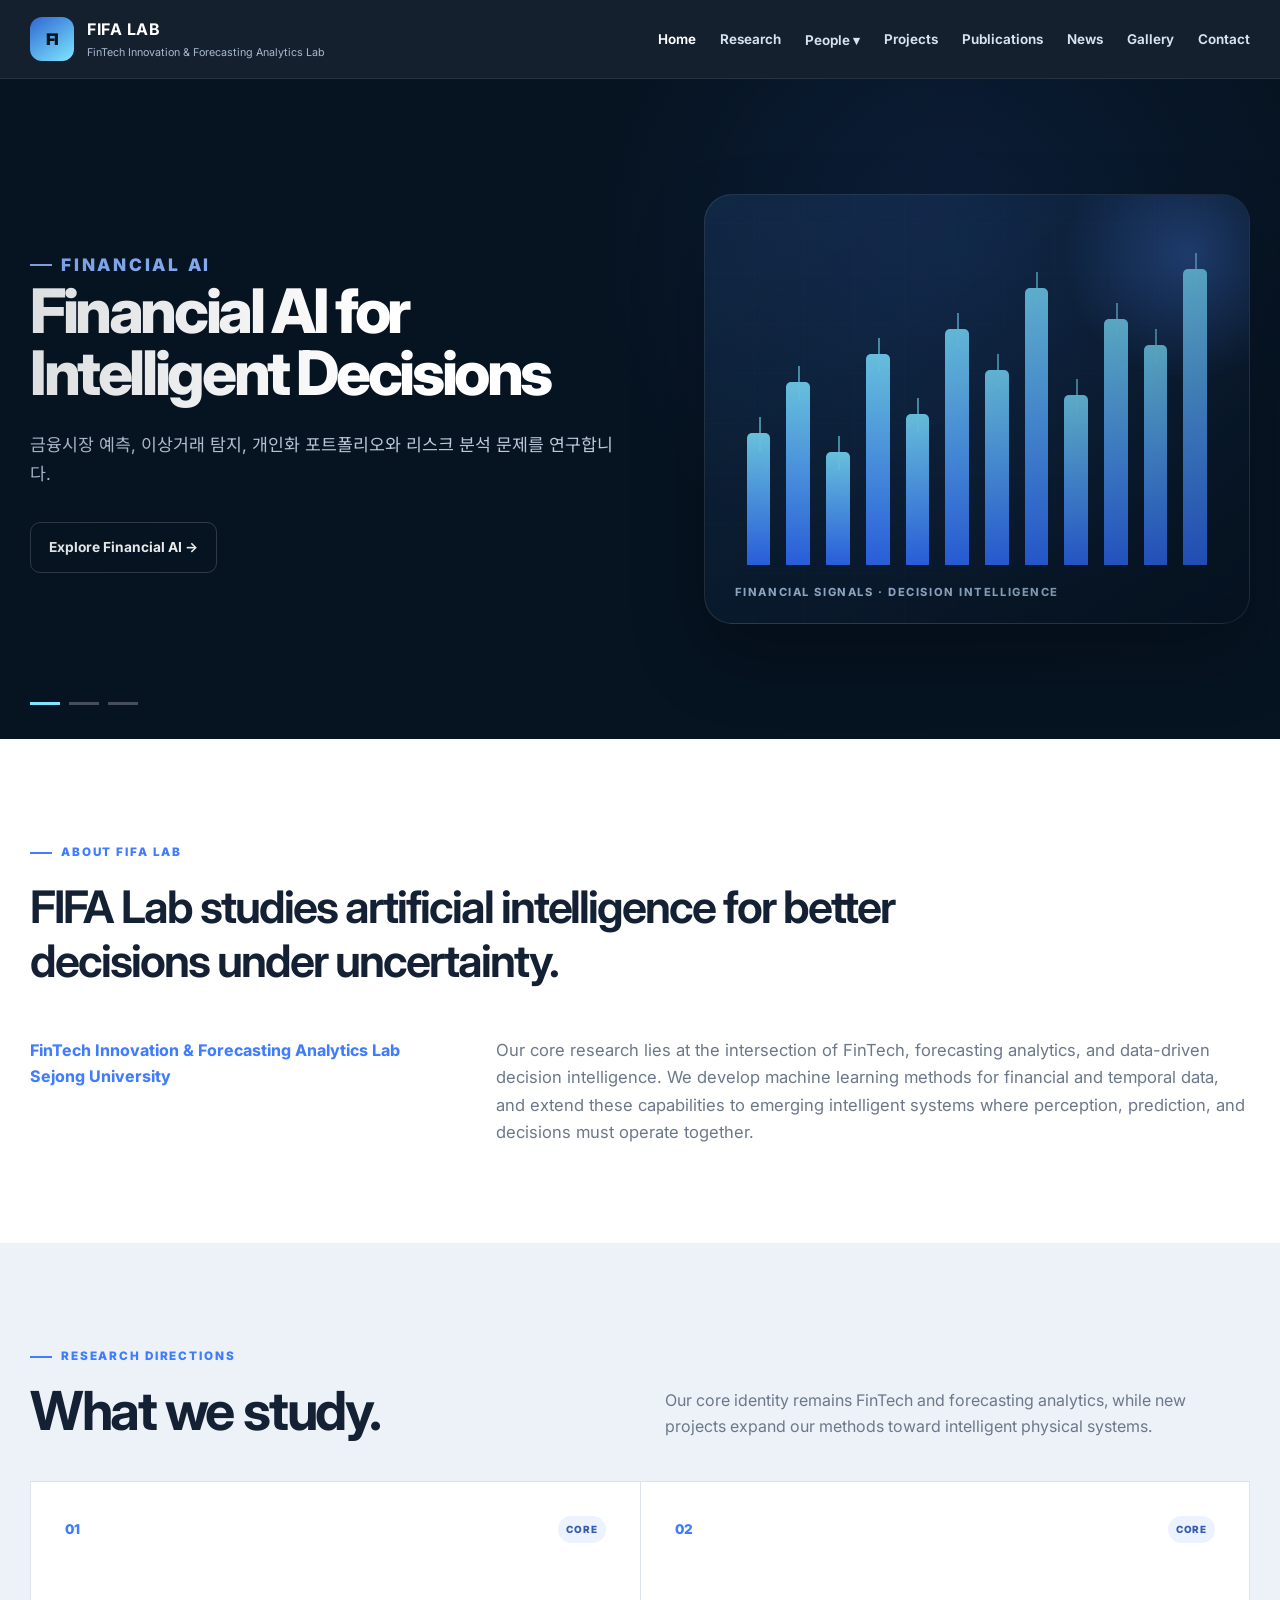
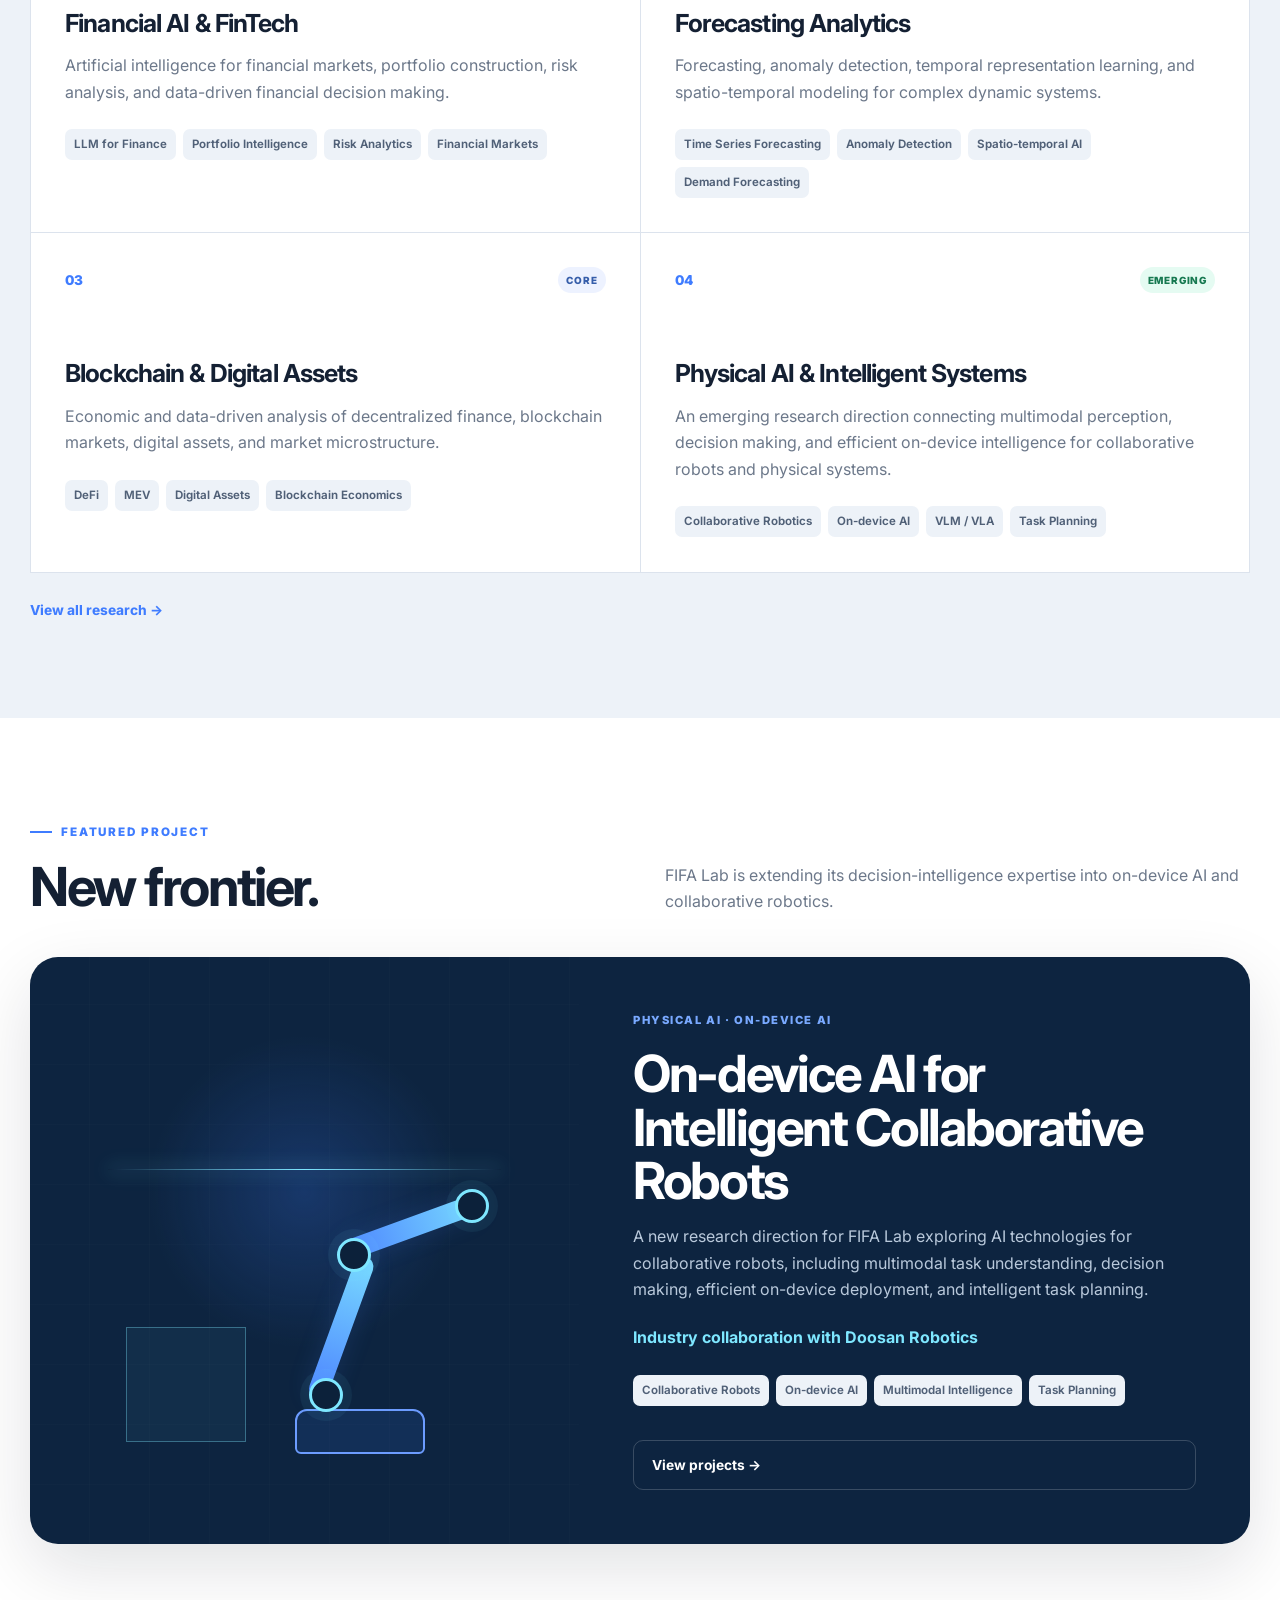
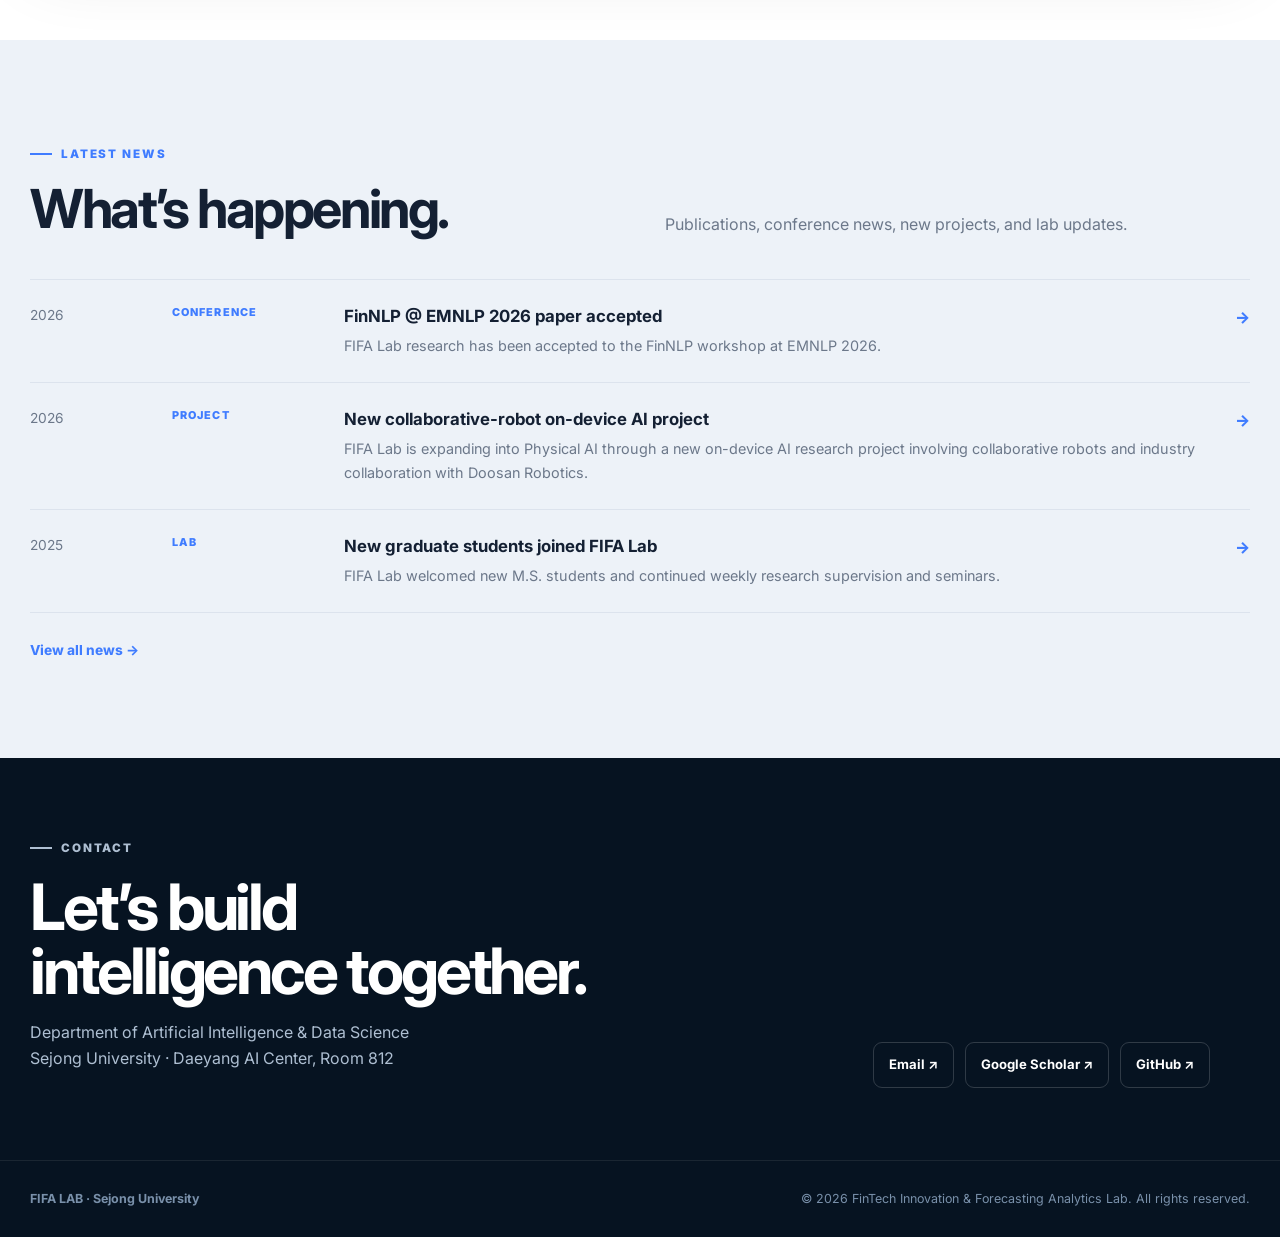
<file: index.html>
<!doctype html>
<html lang="en">
<head>
  <meta charset="utf-8">
<meta name="viewport" content="width=device-width,initial-scale=1">
<meta name="description" content="FIFA Lab — FinTech Innovation & Forecasting Analytics Lab at Sejong University">
<link rel="preconnect" href="https://fonts.googleapis.com">
<link rel="preconnect" href="https://fonts.gstatic.com" crossorigin>
<link href="https://fonts.googleapis.com/css2?family=Inter:wght@400;500;600;650;700;750;800;850;900&family=Noto+Sans+KR:wght@400;500;600;700&display=swap" rel="stylesheet">

  <title>Home | FIFA Lab</title>
  <link rel="stylesheet" href="assets/css/style.css">
</head>
<body data-page="home" data-root=".">
  <div id="site-header"></div>
  <main id="home-content"></main>
  <div id="site-footer"></div>
  <script src="assets/js/data.js"></script>
  <script src="assets/js/main.js"></script>
</body>
</html>
</file>
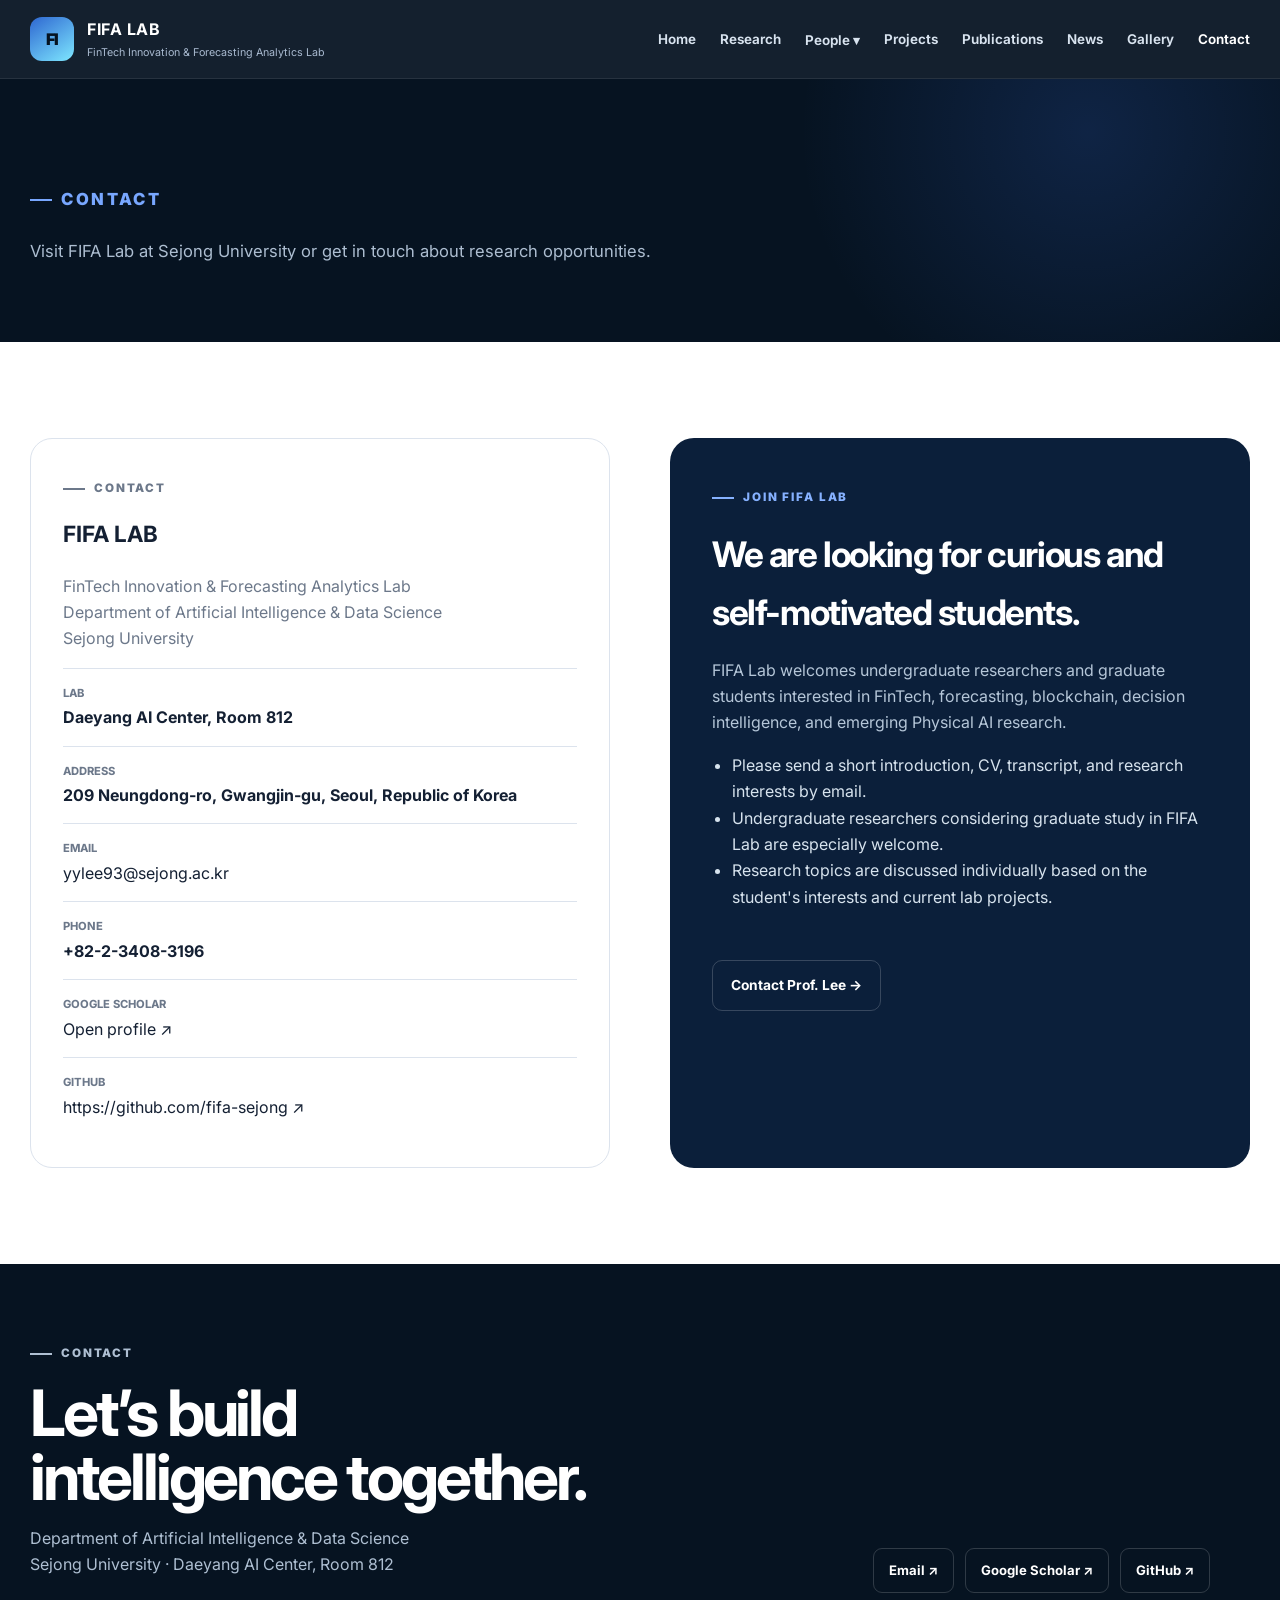
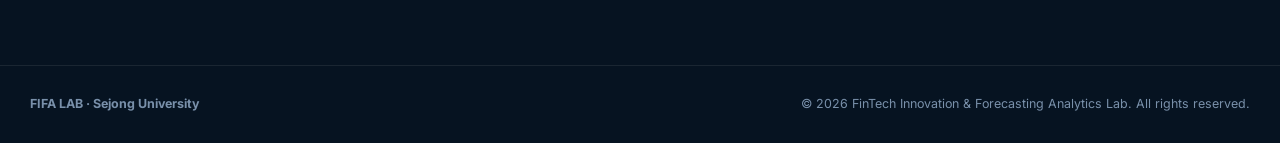
<file: contact/index.html>
<!doctype html>
<html lang="en">
<head>
  <meta charset="utf-8">
<meta name="viewport" content="width=device-width,initial-scale=1">
<meta name="description" content="FIFA Lab — FinTech Innovation & Forecasting Analytics Lab at Sejong University">
<link rel="preconnect" href="https://fonts.googleapis.com">
<link rel="preconnect" href="https://fonts.gstatic.com" crossorigin>
<link href="https://fonts.googleapis.com/css2?family=Inter:wght@400;500;600;650;700;750;800;850;900&family=Noto+Sans+KR:wght@400;500;600;700&display=swap" rel="stylesheet">

  <title>Contact | FIFA Lab</title>
  <link rel="stylesheet" href="../assets/css/style.css">
</head>
<body data-page="contact" data-root="..">
  <div id="site-header"></div>
  
<main>
  <section class="page-hero" data-page-title data-kicker="CONTACT"
    data-page-title="Contact"
    data-description="Visit FIFA Lab at Sejong University or get in touch about research opportunities."></section>
  <div id="contact-content"></div>
</main>

  <div id="site-footer"></div>
  <script src="../assets/js/data.js"></script>
  <script src="../assets/js/main.js"></script>
</body>
</html>
</file>
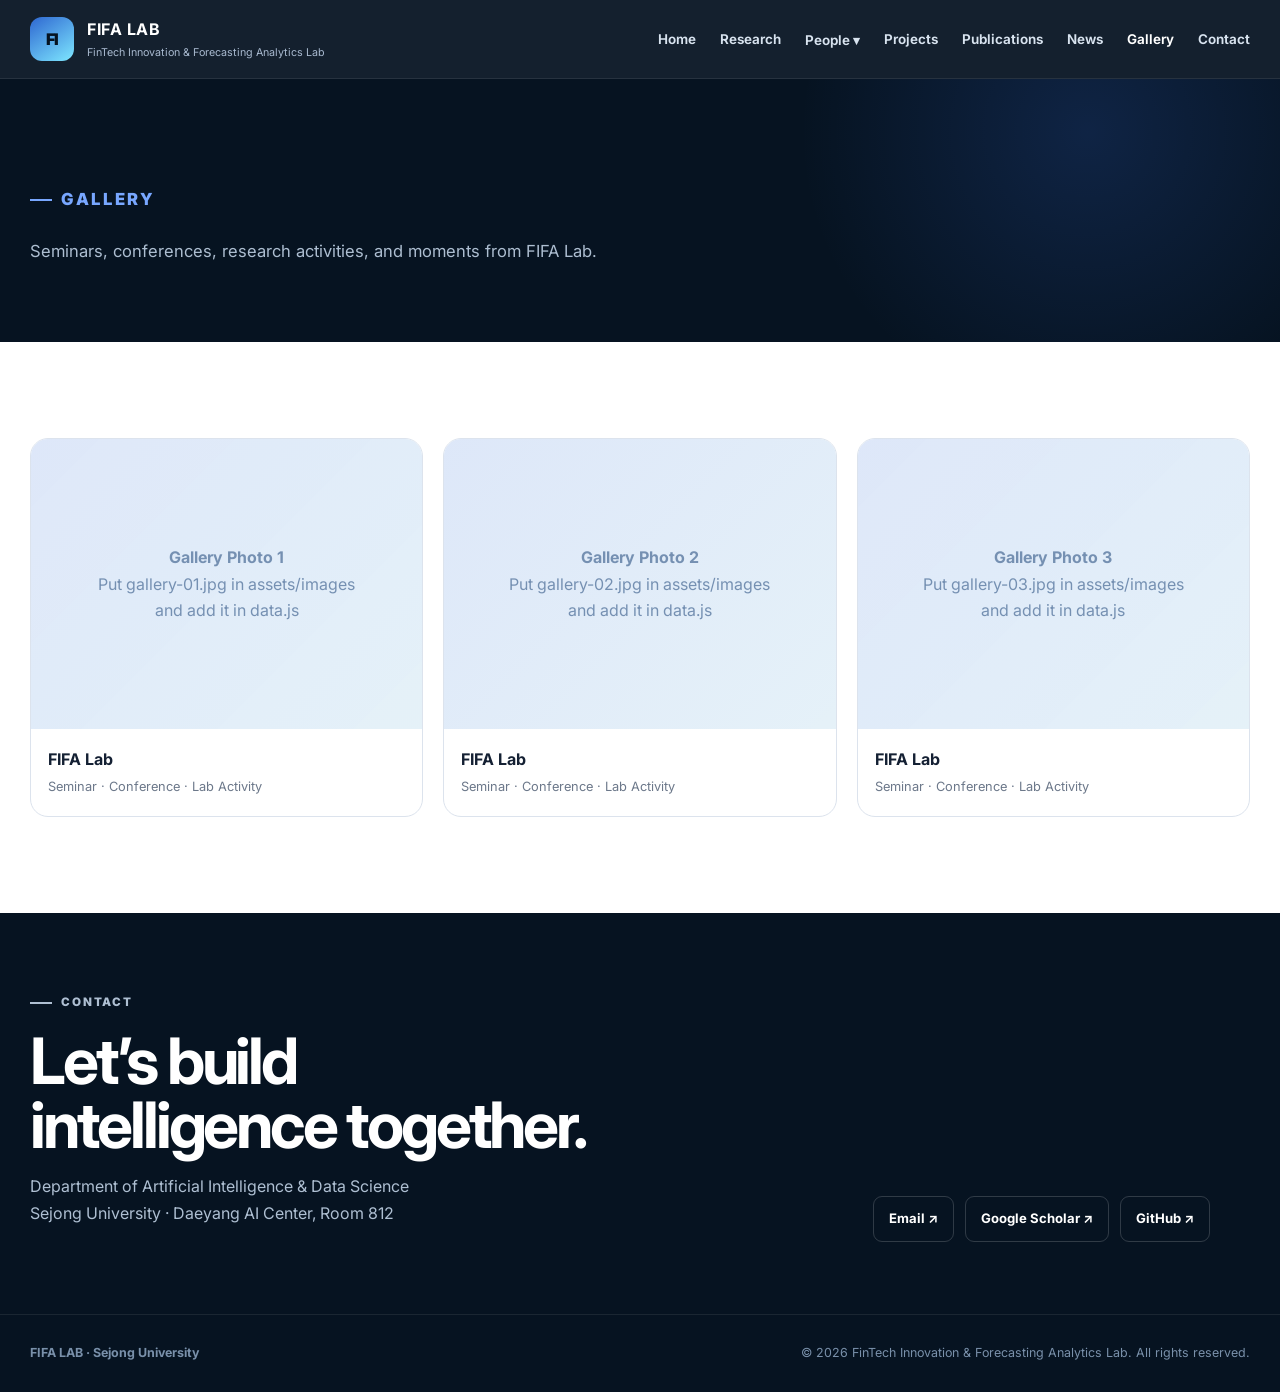
<file: gallery/index.html>
<!doctype html>
<html lang="en">
<head>
  <meta charset="utf-8">
<meta name="viewport" content="width=device-width,initial-scale=1">
<meta name="description" content="FIFA Lab — FinTech Innovation & Forecasting Analytics Lab at Sejong University">
<link rel="preconnect" href="https://fonts.googleapis.com">
<link rel="preconnect" href="https://fonts.gstatic.com" crossorigin>
<link href="https://fonts.googleapis.com/css2?family=Inter:wght@400;500;600;650;700;750;800;850;900&family=Noto+Sans+KR:wght@400;500;600;700&display=swap" rel="stylesheet">

  <title>Gallery | FIFA Lab</title>
  <link rel="stylesheet" href="../assets/css/style.css">
</head>
<body data-page="gallery" data-root="..">
  <div id="site-header"></div>
  
<main>
  <section class="page-hero" data-page-title data-kicker="GALLERY"
    data-page-title="Gallery"
    data-description="Seminars, conferences, research activities, and moments from FIFA Lab."></section>
  <section class="section white">
    <div class="container">
      <div class="gallery-grid" id="gallery-grid"></div>
    </div>
  </section>
</main>

  <div id="site-footer"></div>
  <script src="../assets/js/data.js"></script>
  <script src="../assets/js/main.js"></script>
</body>
</html>
</file>
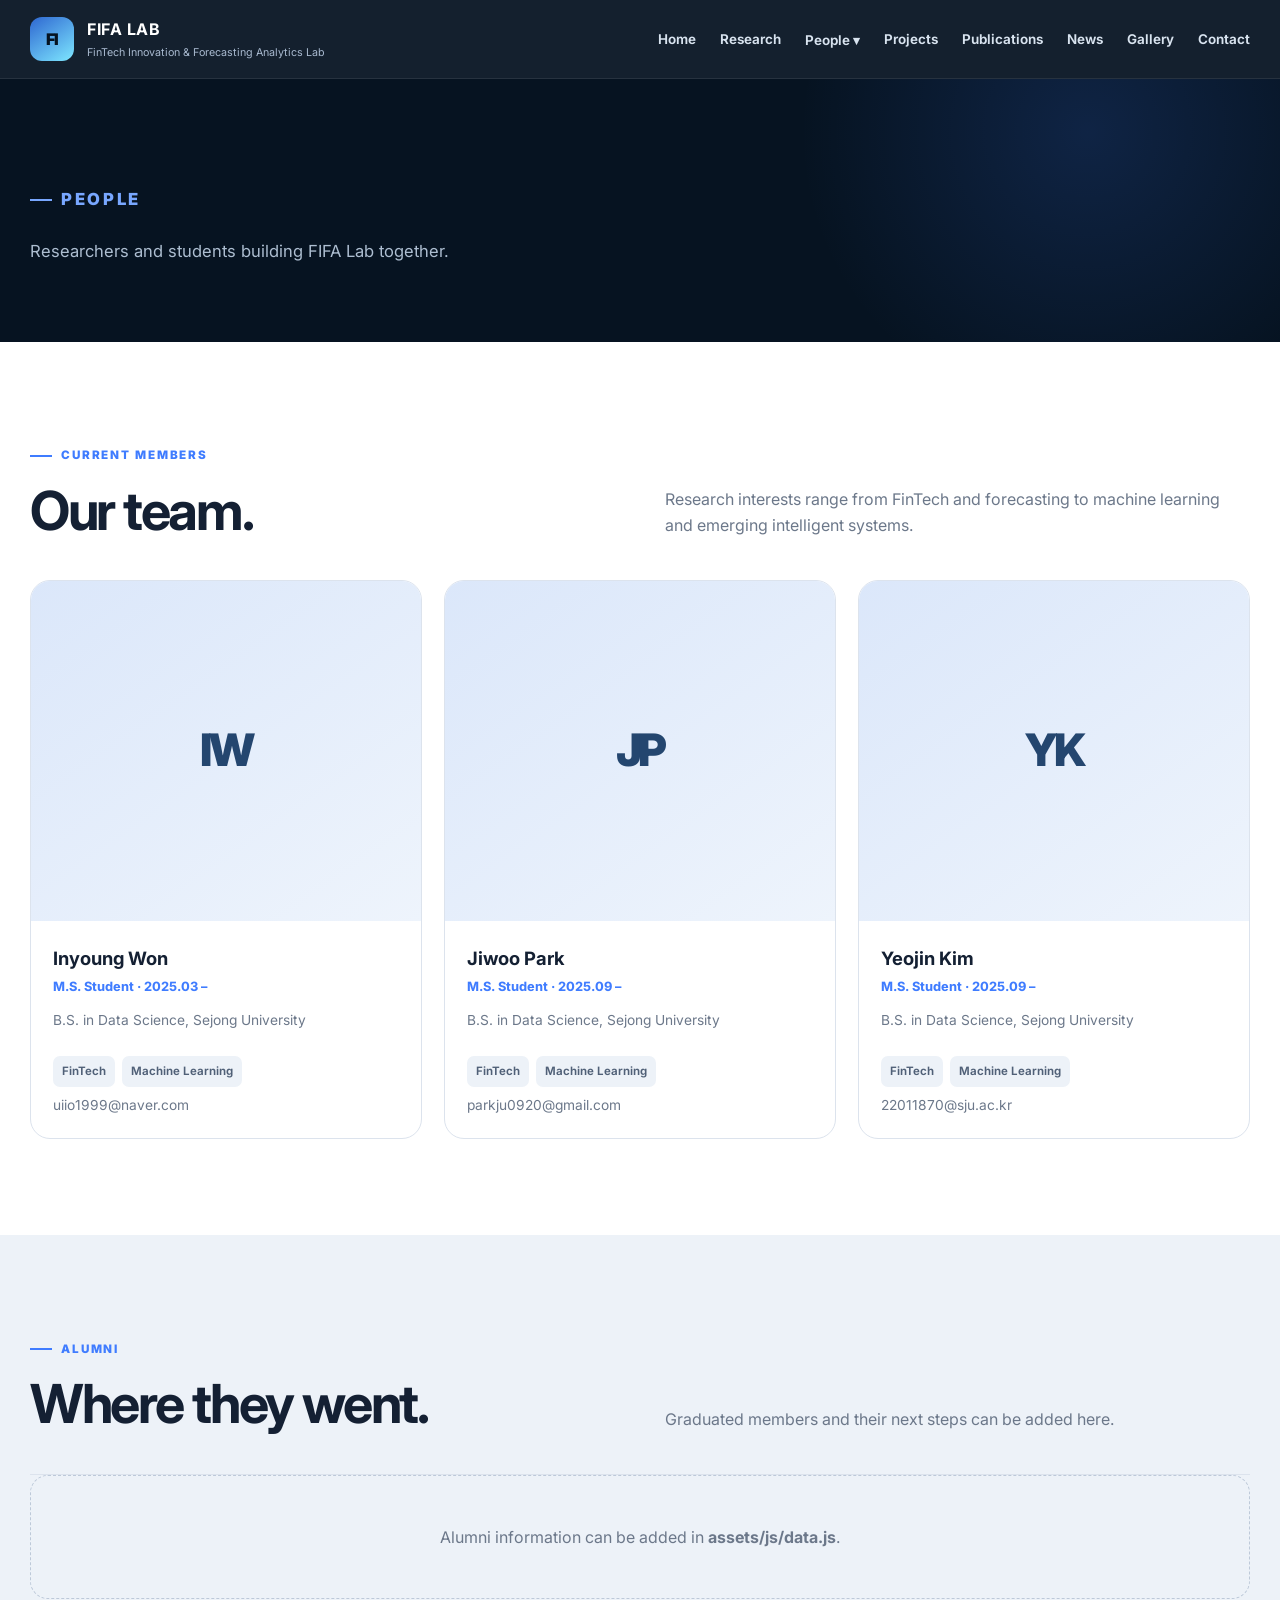
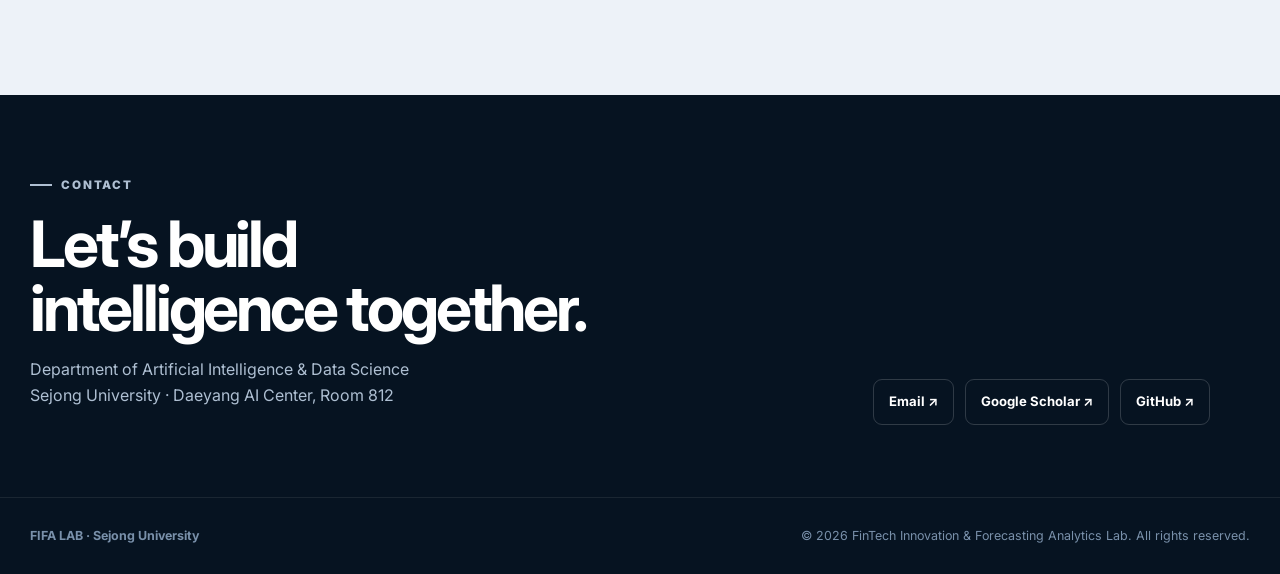
<file: members/index.html>
<!doctype html>
<html lang="en">
<head>
  <meta charset="utf-8">
<meta name="viewport" content="width=device-width,initial-scale=1">
<meta name="description" content="FIFA Lab — FinTech Innovation & Forecasting Analytics Lab at Sejong University">
<link rel="preconnect" href="https://fonts.googleapis.com">
<link rel="preconnect" href="https://fonts.gstatic.com" crossorigin>
<link href="https://fonts.googleapis.com/css2?family=Inter:wght@400;500;600;650;700;750;800;850;900&family=Noto+Sans+KR:wght@400;500;600;700&display=swap" rel="stylesheet">

  <title>Members | FIFA Lab</title>
  <link rel="stylesheet" href="../assets/css/style.css">
</head>
<body data-page="members" data-root="..">
  <div id="site-header"></div>
  
<main>
  <section class="page-hero" data-page-title data-kicker="PEOPLE"
    data-page-title="Members"
    data-description="Researchers and students building FIFA Lab together."></section>
  <section class="section white">
    <div class="container">
      <div class="section-head">
        <div><p class="section-kicker">CURRENT MEMBERS</p><h2>Our team.</h2></div>
        <p>Research interests range from FinTech and forecasting to machine learning and emerging intelligent systems.</p>
      </div>
      <div class="members-grid" id="members-grid"></div>
    </div>
  </section>
  <section class="section soft">
    <div class="container">
      <div class="section-head">
        <div><p class="section-kicker">ALUMNI</p><h2>Where they went.</h2></div>
        <p>Graduated members and their next steps can be added here.</p>
      </div>
      <div class="timeline" id="alumni-list"></div>
    </div>
  </section>
</main>

  <div id="site-footer"></div>
  <script src="../assets/js/data.js"></script>
  <script src="../assets/js/main.js"></script>
</body>
</html>
</file>
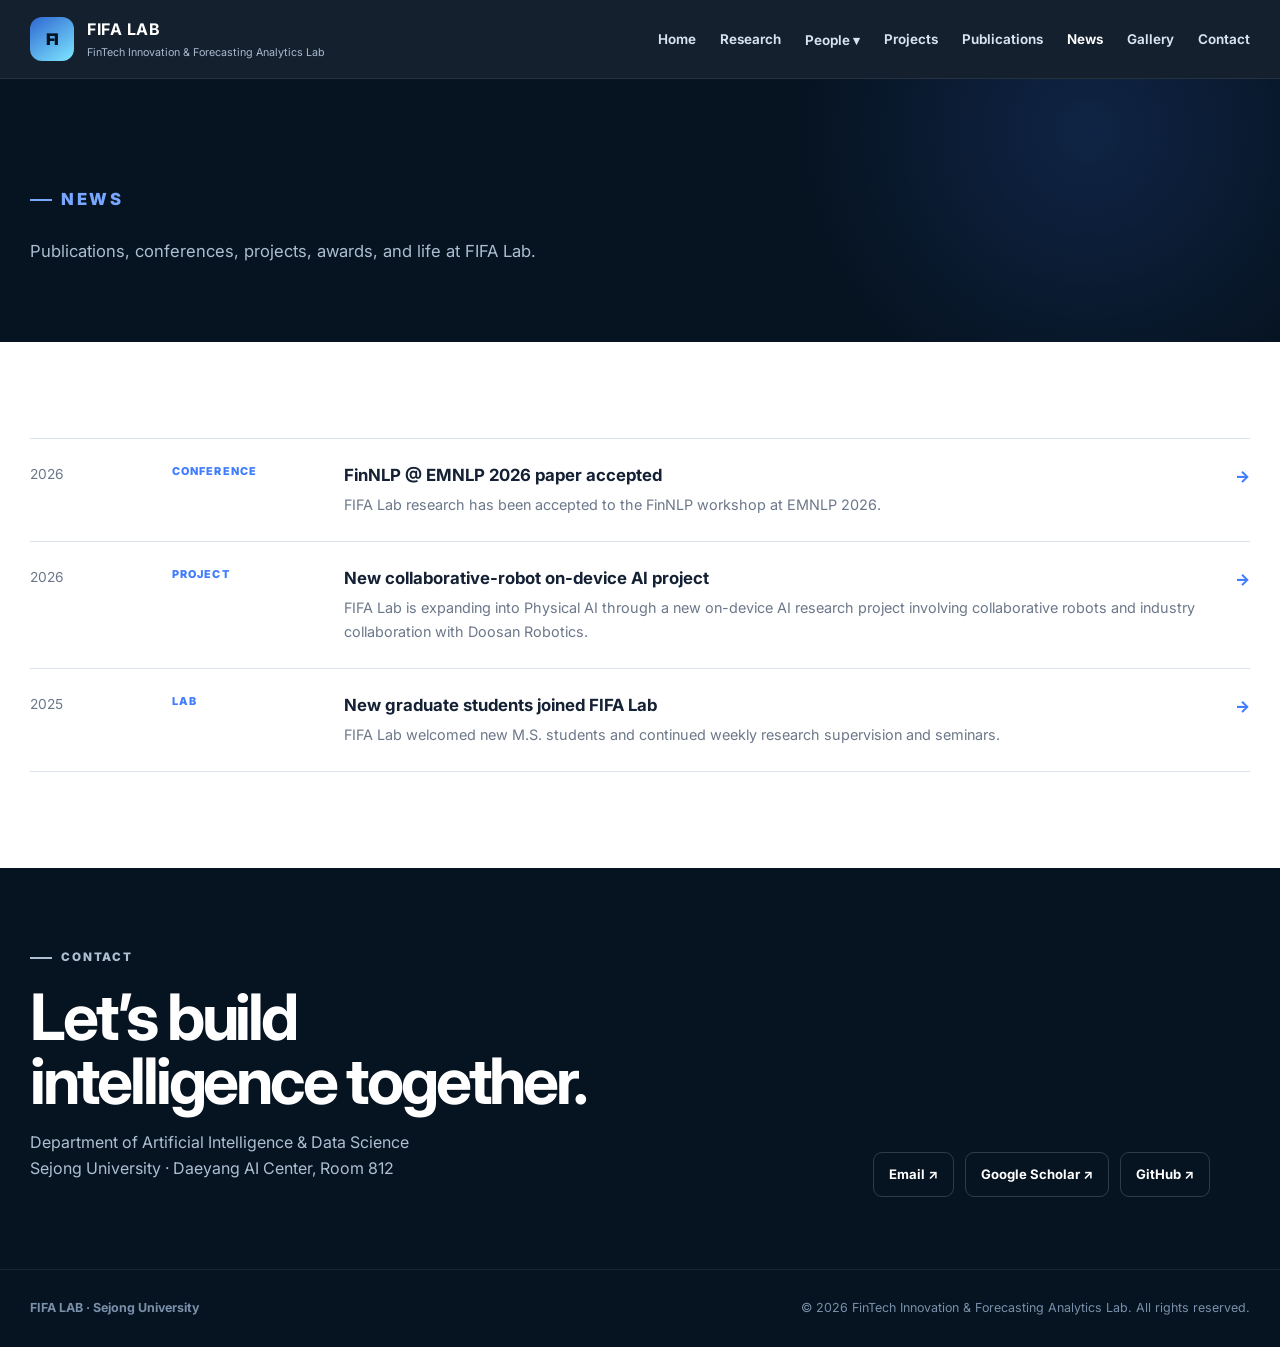
<file: news/index.html>
<!doctype html>
<html lang="en">
<head>
  <meta charset="utf-8">
<meta name="viewport" content="width=device-width,initial-scale=1">
<meta name="description" content="FIFA Lab — FinTech Innovation & Forecasting Analytics Lab at Sejong University">
<link rel="preconnect" href="https://fonts.googleapis.com">
<link rel="preconnect" href="https://fonts.gstatic.com" crossorigin>
<link href="https://fonts.googleapis.com/css2?family=Inter:wght@400;500;600;650;700;750;800;850;900&family=Noto+Sans+KR:wght@400;500;600;700&display=swap" rel="stylesheet">

  <title>News | FIFA Lab</title>
  <link rel="stylesheet" href="../assets/css/style.css">
</head>
<body data-page="news" data-root="..">
  <div id="site-header"></div>
  
<main>
  <section class="page-hero" data-page-title data-kicker="NEWS"
    data-page-title="News"
    data-description="Publications, conferences, projects, awards, and life at FIFA Lab."></section>
  <section class="section white">
    <div class="container">
      <div class="news-list" id="news-list"></div>
    </div>
  </section>
</main>

  <div id="site-footer"></div>
  <script src="../assets/js/data.js"></script>
  <script src="../assets/js/main.js"></script>
</body>
</html>
</file>
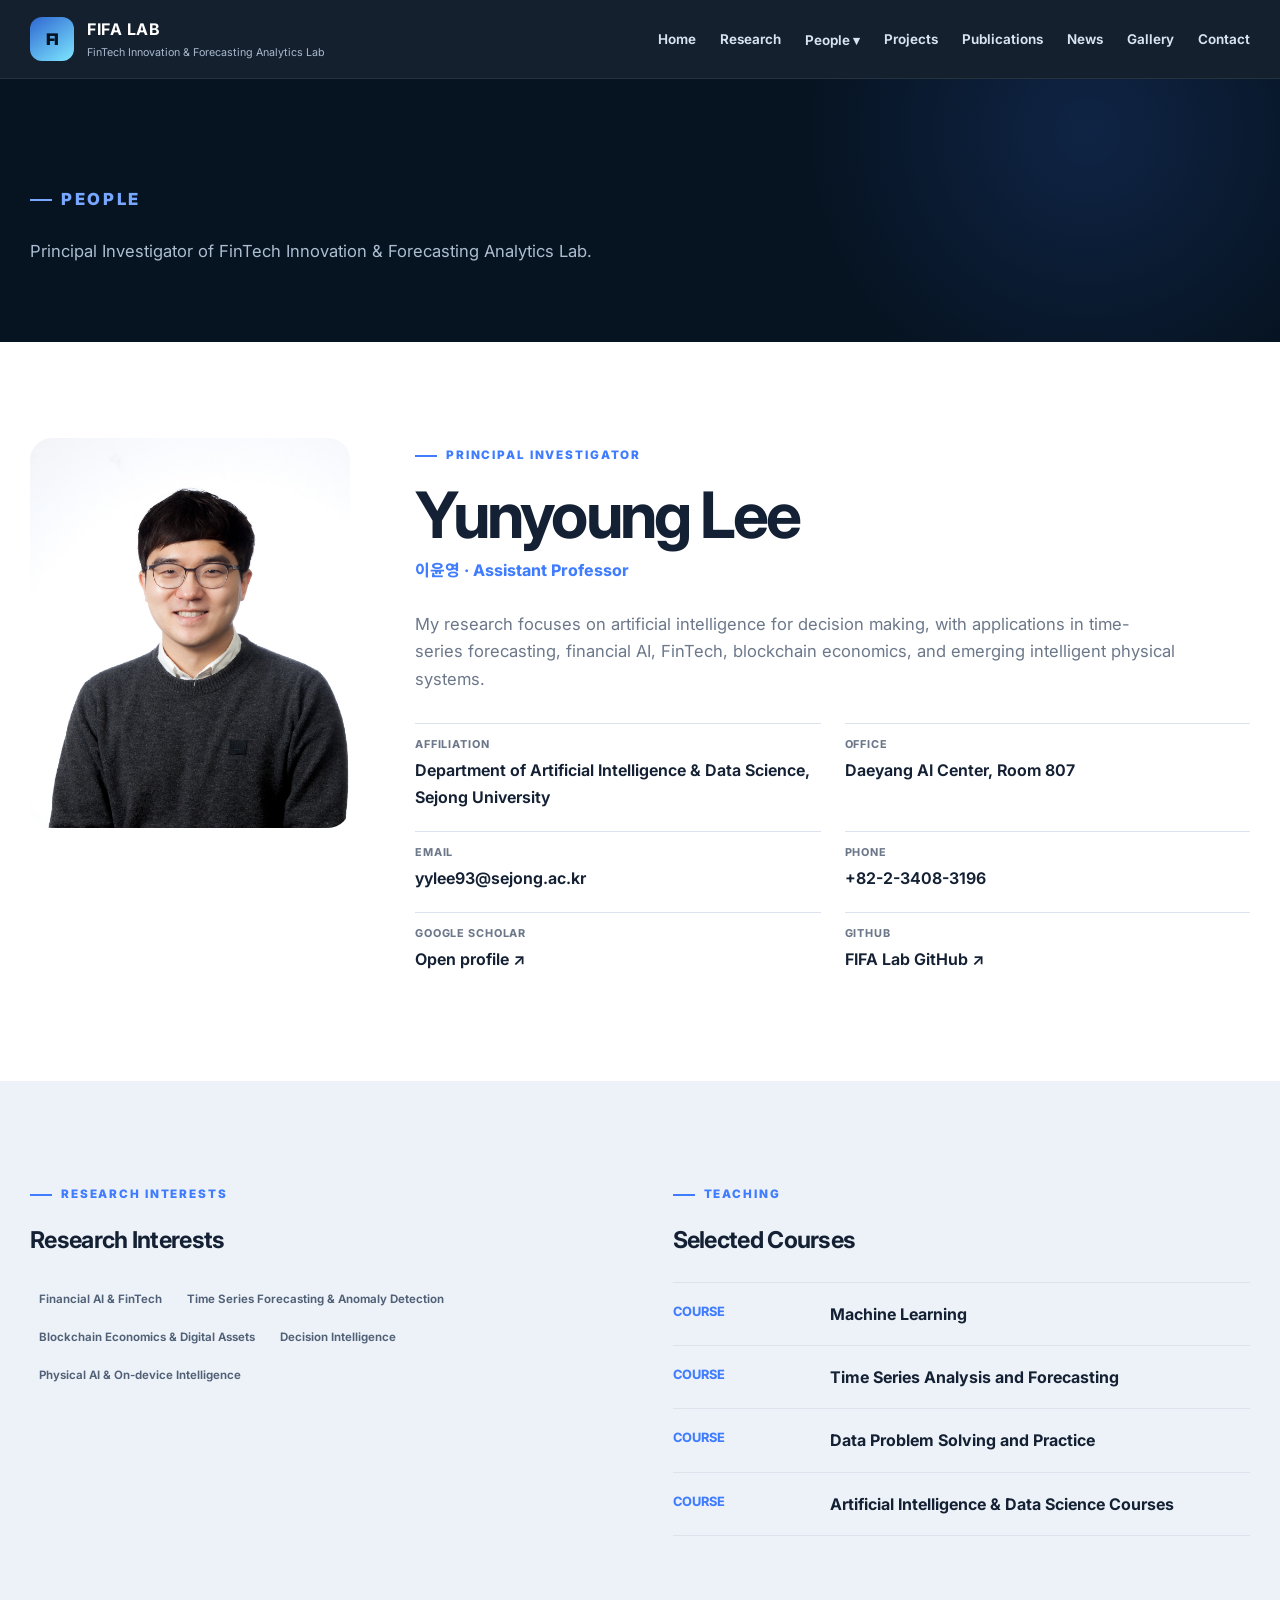
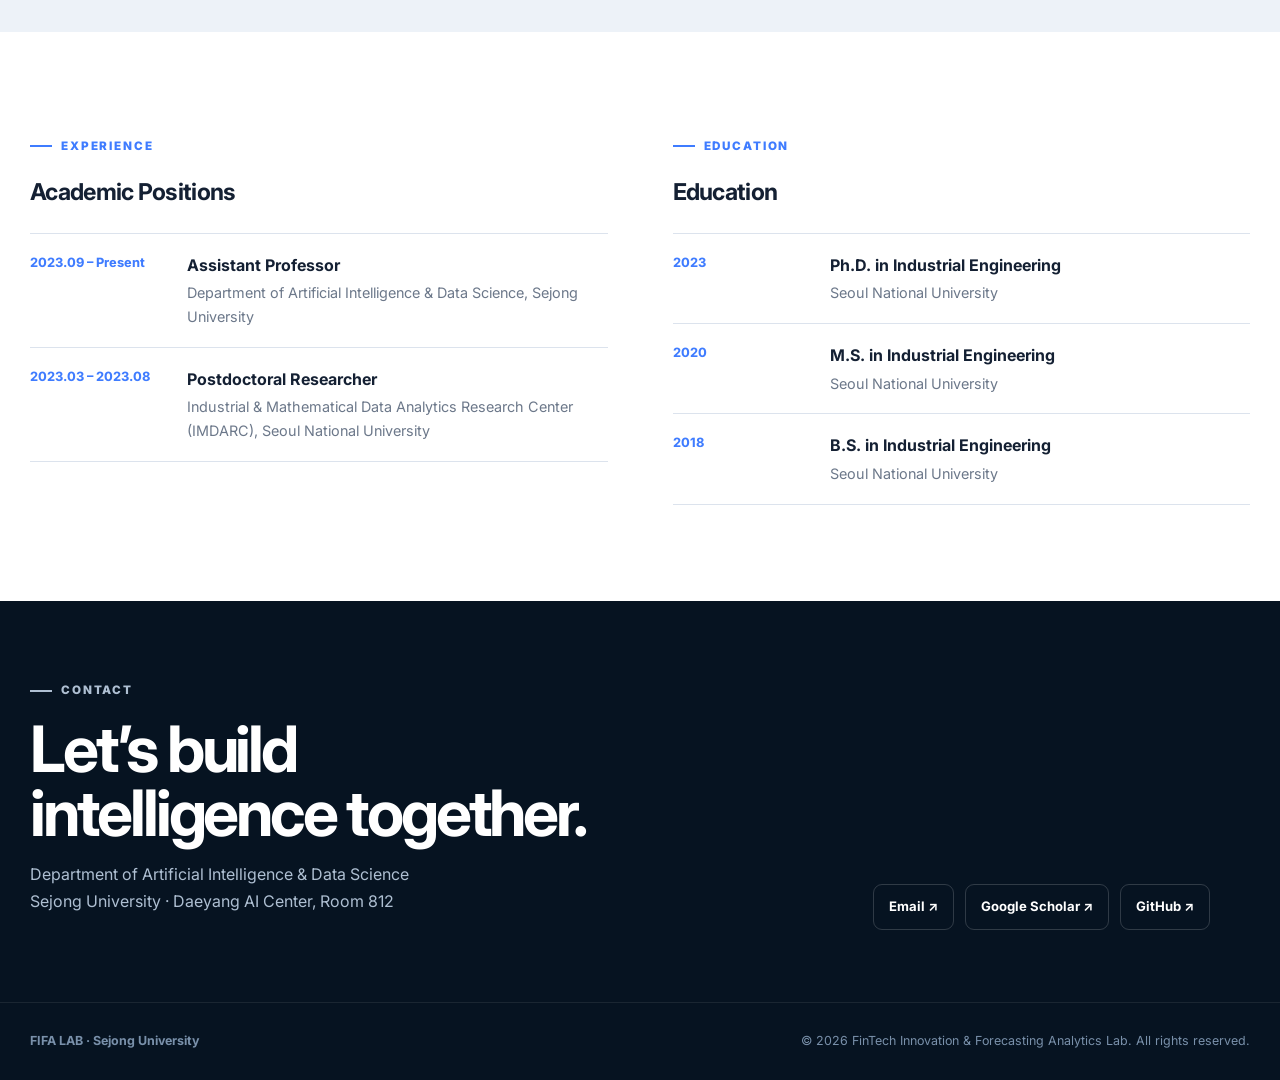
<file: professor/index.html>
<!doctype html>
<html lang="en">
<head>
  <meta charset="utf-8">
<meta name="viewport" content="width=device-width,initial-scale=1">
<meta name="description" content="FIFA Lab — FinTech Innovation & Forecasting Analytics Lab at Sejong University">
<link rel="preconnect" href="https://fonts.googleapis.com">
<link rel="preconnect" href="https://fonts.gstatic.com" crossorigin>
<link href="https://fonts.googleapis.com/css2?family=Inter:wght@400;500;600;650;700;750;800;850;900&family=Noto+Sans+KR:wght@400;500;600;700&display=swap" rel="stylesheet">

  <title>Professor | FIFA Lab</title>
  <link rel="stylesheet" href="../assets/css/style.css">
</head>
<body data-page="professor" data-root="..">
  <div id="site-header"></div>
  
<main>
  <section class="page-hero" data-page-title data-kicker="PEOPLE"
    data-page-title="Professor"
    data-description="Principal Investigator of FinTech Innovation & Forecasting Analytics Lab."></section>
  <div id="professor-content"></div>
</main>

  <div id="site-footer"></div>
  <script src="../assets/js/data.js"></script>
  <script src="../assets/js/main.js"></script>
</body>
</html>
</file>
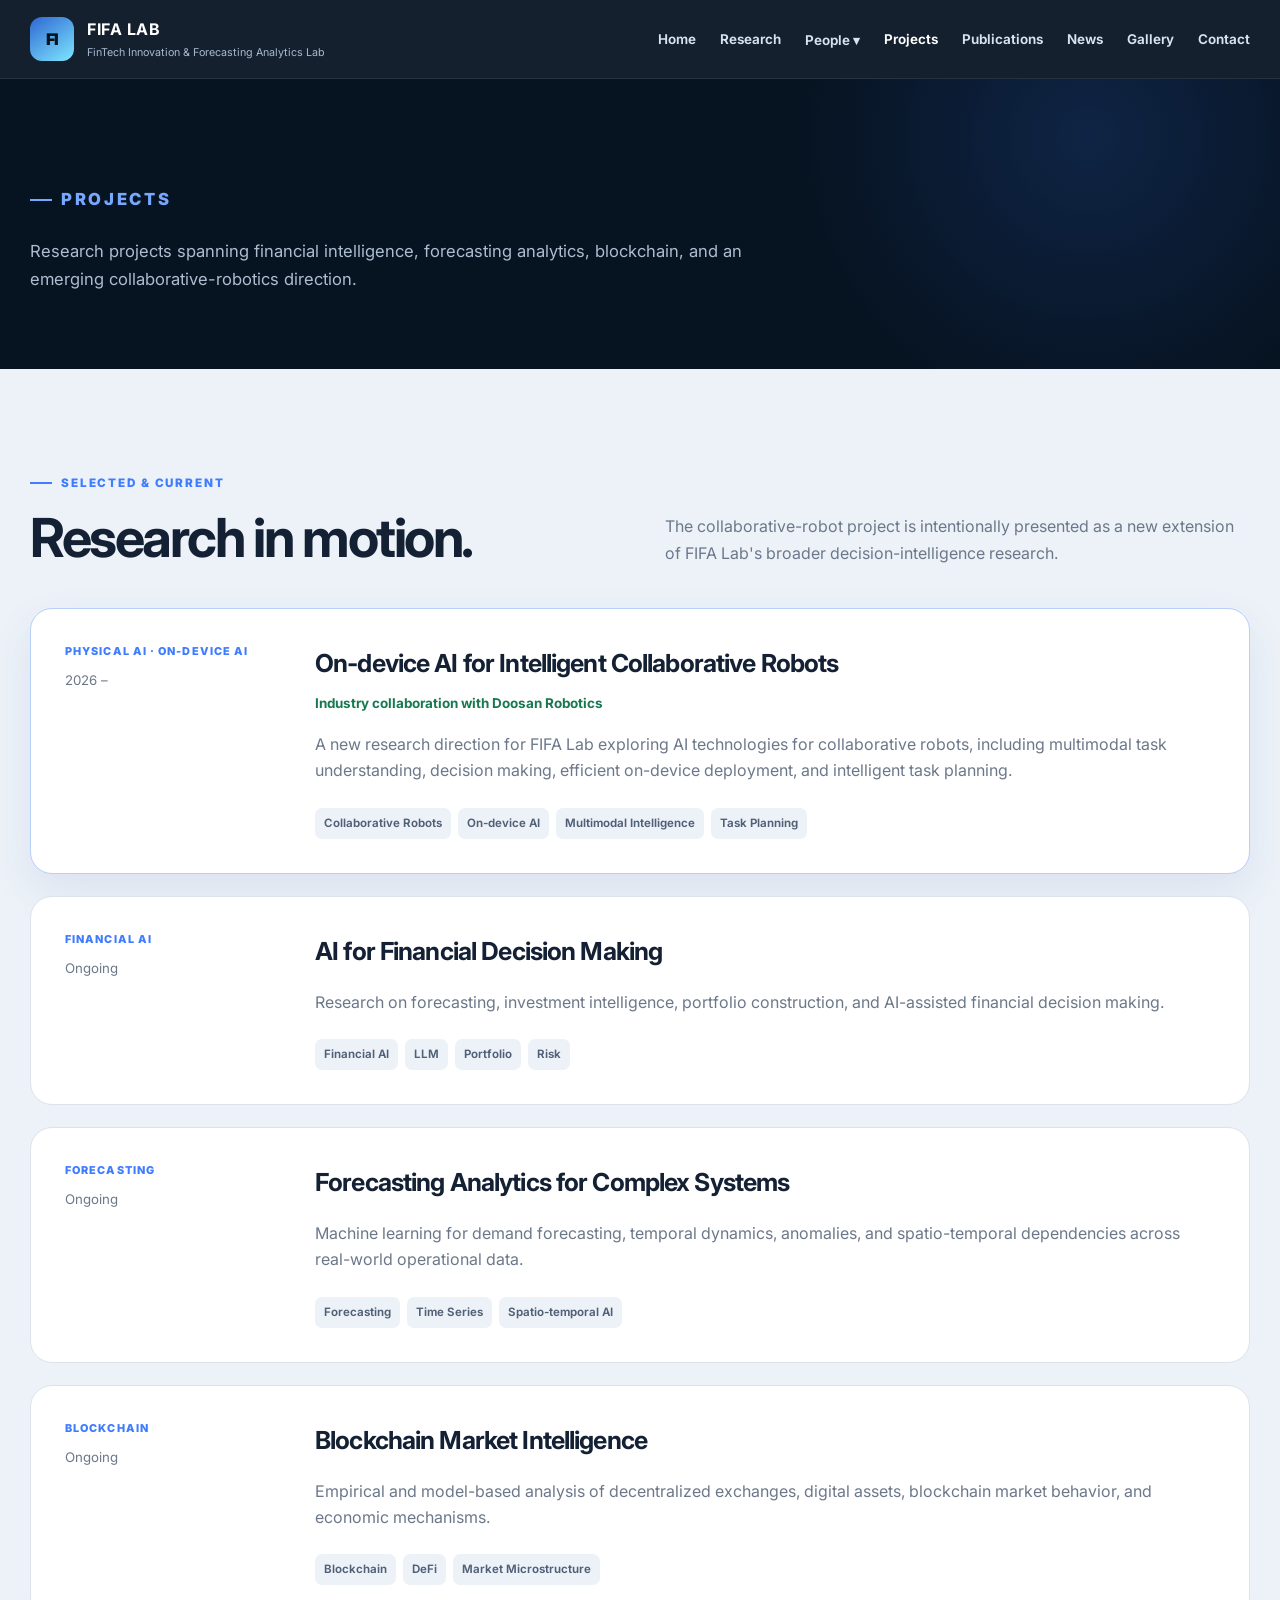
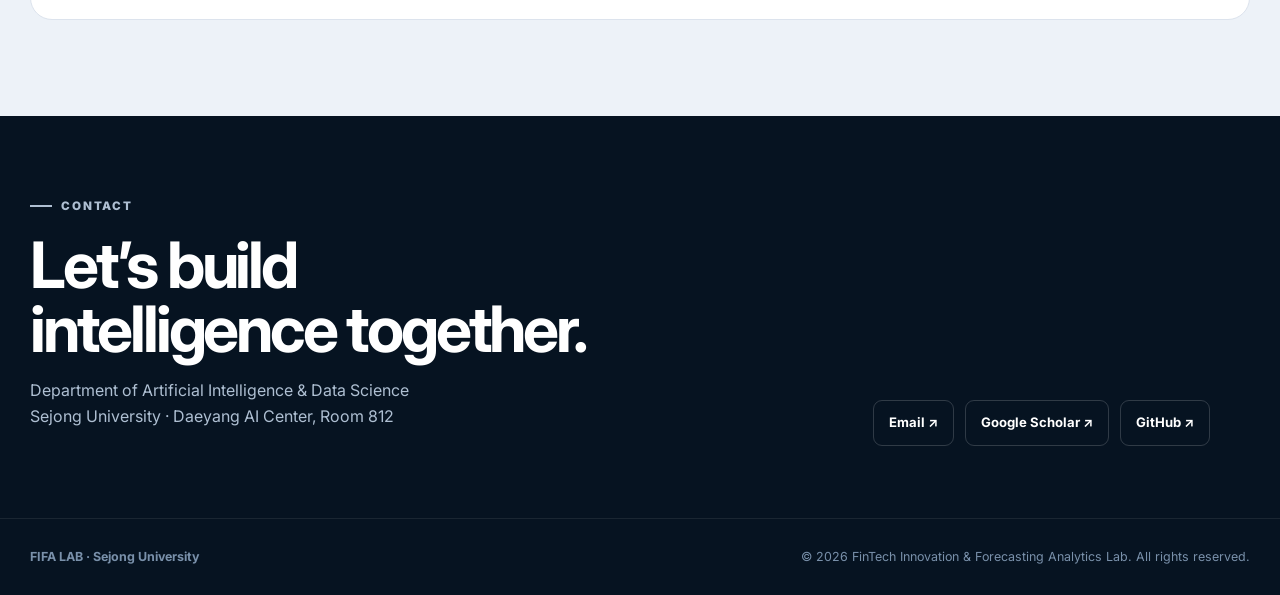
<file: projects/index.html>
<!doctype html>
<html lang="en">
<head>
  <meta charset="utf-8">
<meta name="viewport" content="width=device-width,initial-scale=1">
<meta name="description" content="FIFA Lab — FinTech Innovation & Forecasting Analytics Lab at Sejong University">
<link rel="preconnect" href="https://fonts.googleapis.com">
<link rel="preconnect" href="https://fonts.gstatic.com" crossorigin>
<link href="https://fonts.googleapis.com/css2?family=Inter:wght@400;500;600;650;700;750;800;850;900&family=Noto+Sans+KR:wght@400;500;600;700&display=swap" rel="stylesheet">

  <title>Projects | FIFA Lab</title>
  <link rel="stylesheet" href="../assets/css/style.css">
</head>
<body data-page="projects" data-root="..">
  <div id="site-header"></div>
  
<main>
  <section class="page-hero" data-page-title data-kicker="PROJECTS"
    data-page-title="Projects"
    data-description="Research projects spanning financial intelligence, forecasting analytics, blockchain, and an emerging collaborative-robotics direction."></section>
  <section class="section soft">
    <div class="container">
      <div class="section-head">
        <div><p class="section-kicker">SELECTED & CURRENT</p><h2>Research in motion.</h2></div>
        <p>The collaborative-robot project is intentionally presented as a new extension of FIFA Lab's broader decision-intelligence research.</p>
      </div>
      <div class="projects-grid" id="projects-list"></div>
    </div>
  </section>
</main>

  <div id="site-footer"></div>
  <script src="../assets/js/data.js"></script>
  <script src="../assets/js/main.js"></script>
</body>
</html>
</file>
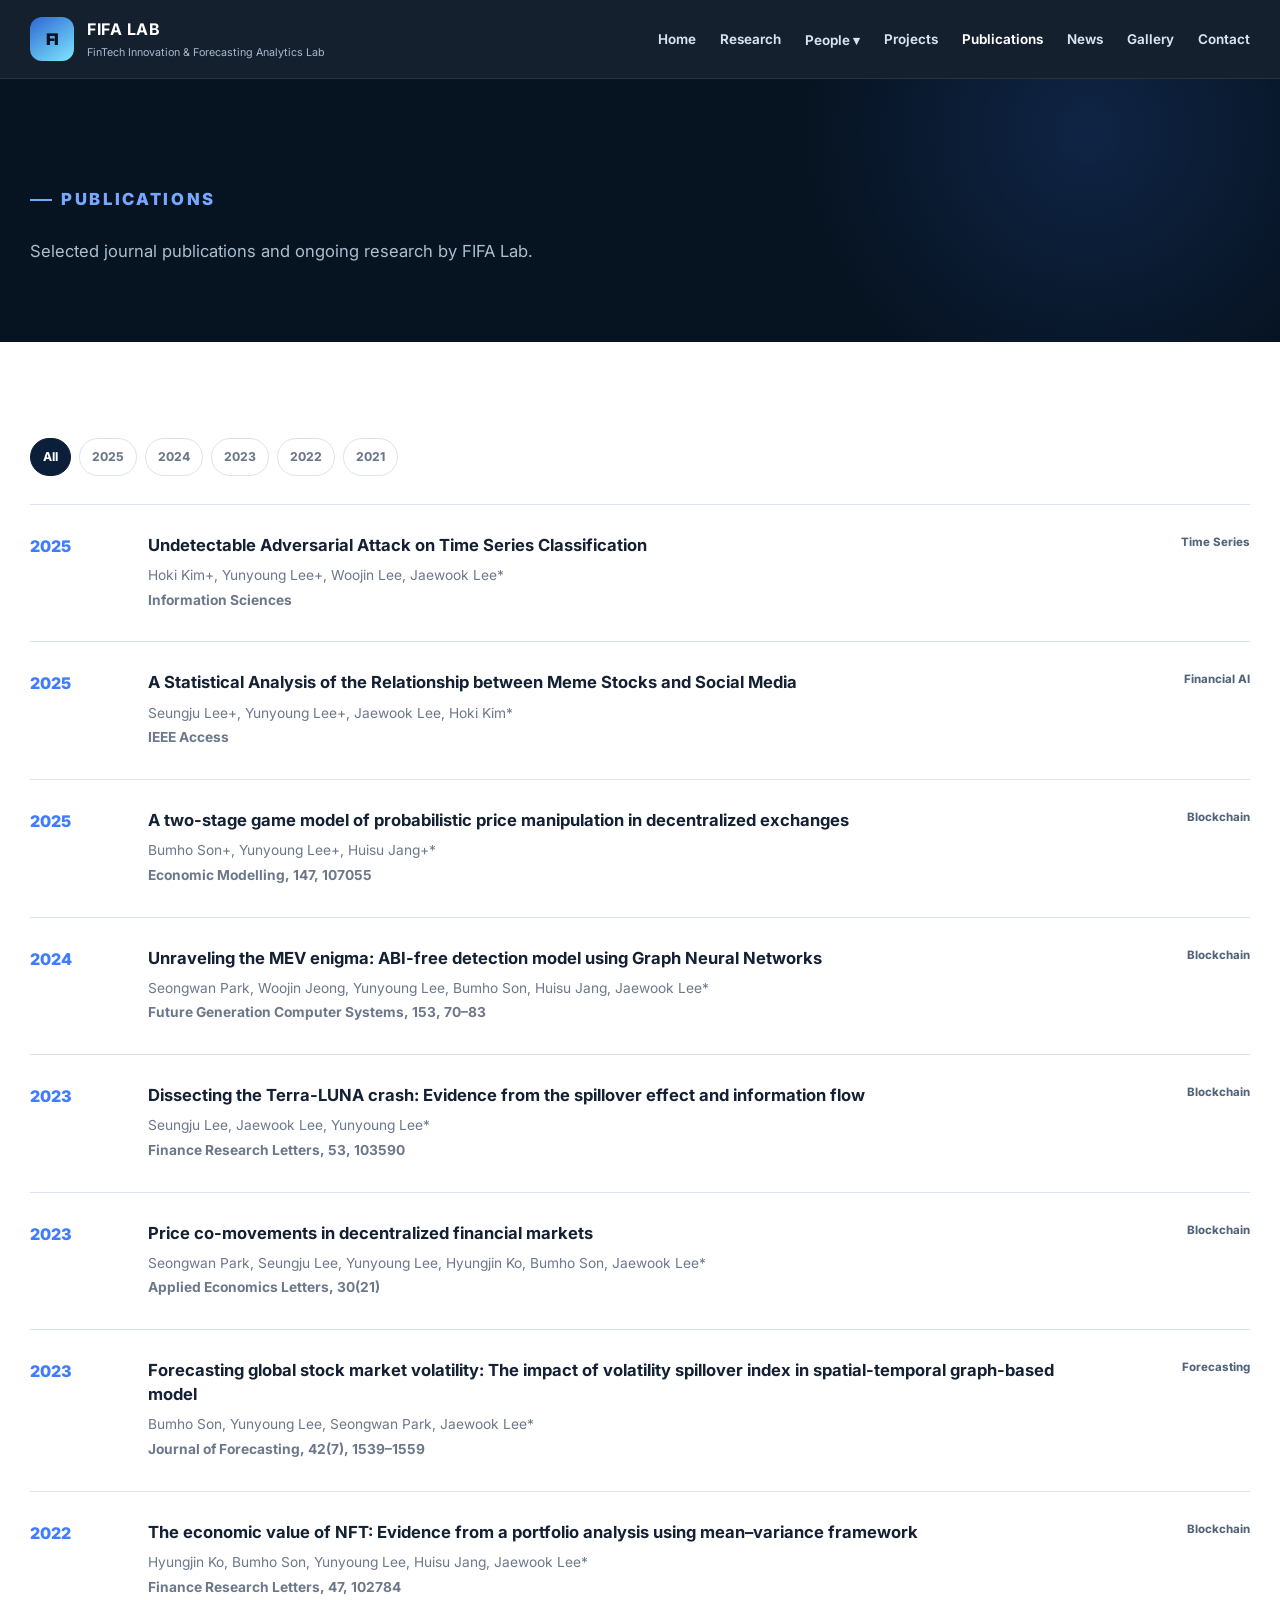
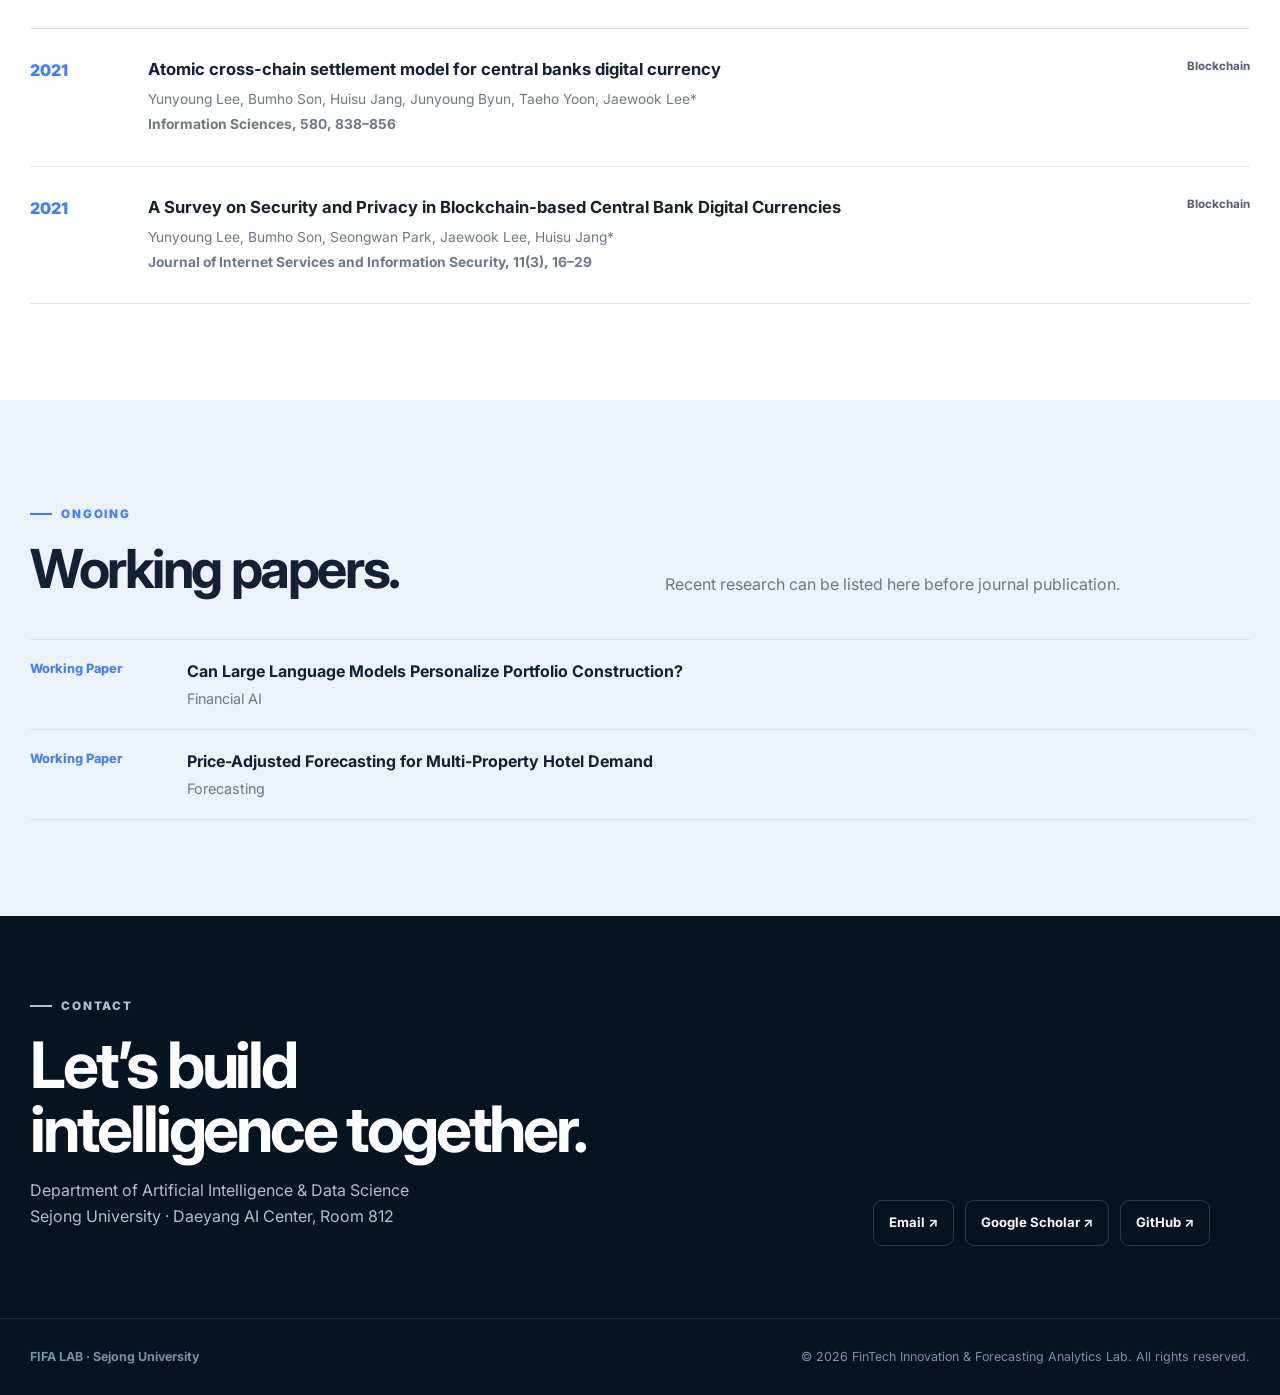
<file: publications/index.html>
<!doctype html>
<html lang="en">
<head>
  <meta charset="utf-8">
<meta name="viewport" content="width=device-width,initial-scale=1">
<meta name="description" content="FIFA Lab — FinTech Innovation & Forecasting Analytics Lab at Sejong University">
<link rel="preconnect" href="https://fonts.googleapis.com">
<link rel="preconnect" href="https://fonts.gstatic.com" crossorigin>
<link href="https://fonts.googleapis.com/css2?family=Inter:wght@400;500;600;650;700;750;800;850;900&family=Noto+Sans+KR:wght@400;500;600;700&display=swap" rel="stylesheet">

  <title>Publications | FIFA Lab</title>
  <link rel="stylesheet" href="../assets/css/style.css">
</head>
<body data-page="publications" data-root="..">
  <div id="site-header"></div>
  
<main>
  <section class="page-hero" data-page-title data-kicker="PUBLICATIONS"
    data-page-title="Publications"
    data-description="Selected journal publications and ongoing research by FIFA Lab."></section>
  <section class="section white">
    <div class="container">
      <div class="pub-toolbar" id="pub-toolbar"></div>
      <div class="publication-list" id="publication-list"></div>
    </div>
  </section>
  <section class="section soft">
    <div class="container">
      <div class="section-head">
        <div><p class="section-kicker">ONGOING</p><h2>Working papers.</h2></div>
        <p>Recent research can be listed here before journal publication.</p>
      </div>
      <div class="timeline" id="working-papers"></div>
    </div>
  </section>
</main>

  <div id="site-footer"></div>
  <script src="../assets/js/data.js"></script>
  <script src="../assets/js/main.js"></script>
</body>
</html>
</file>
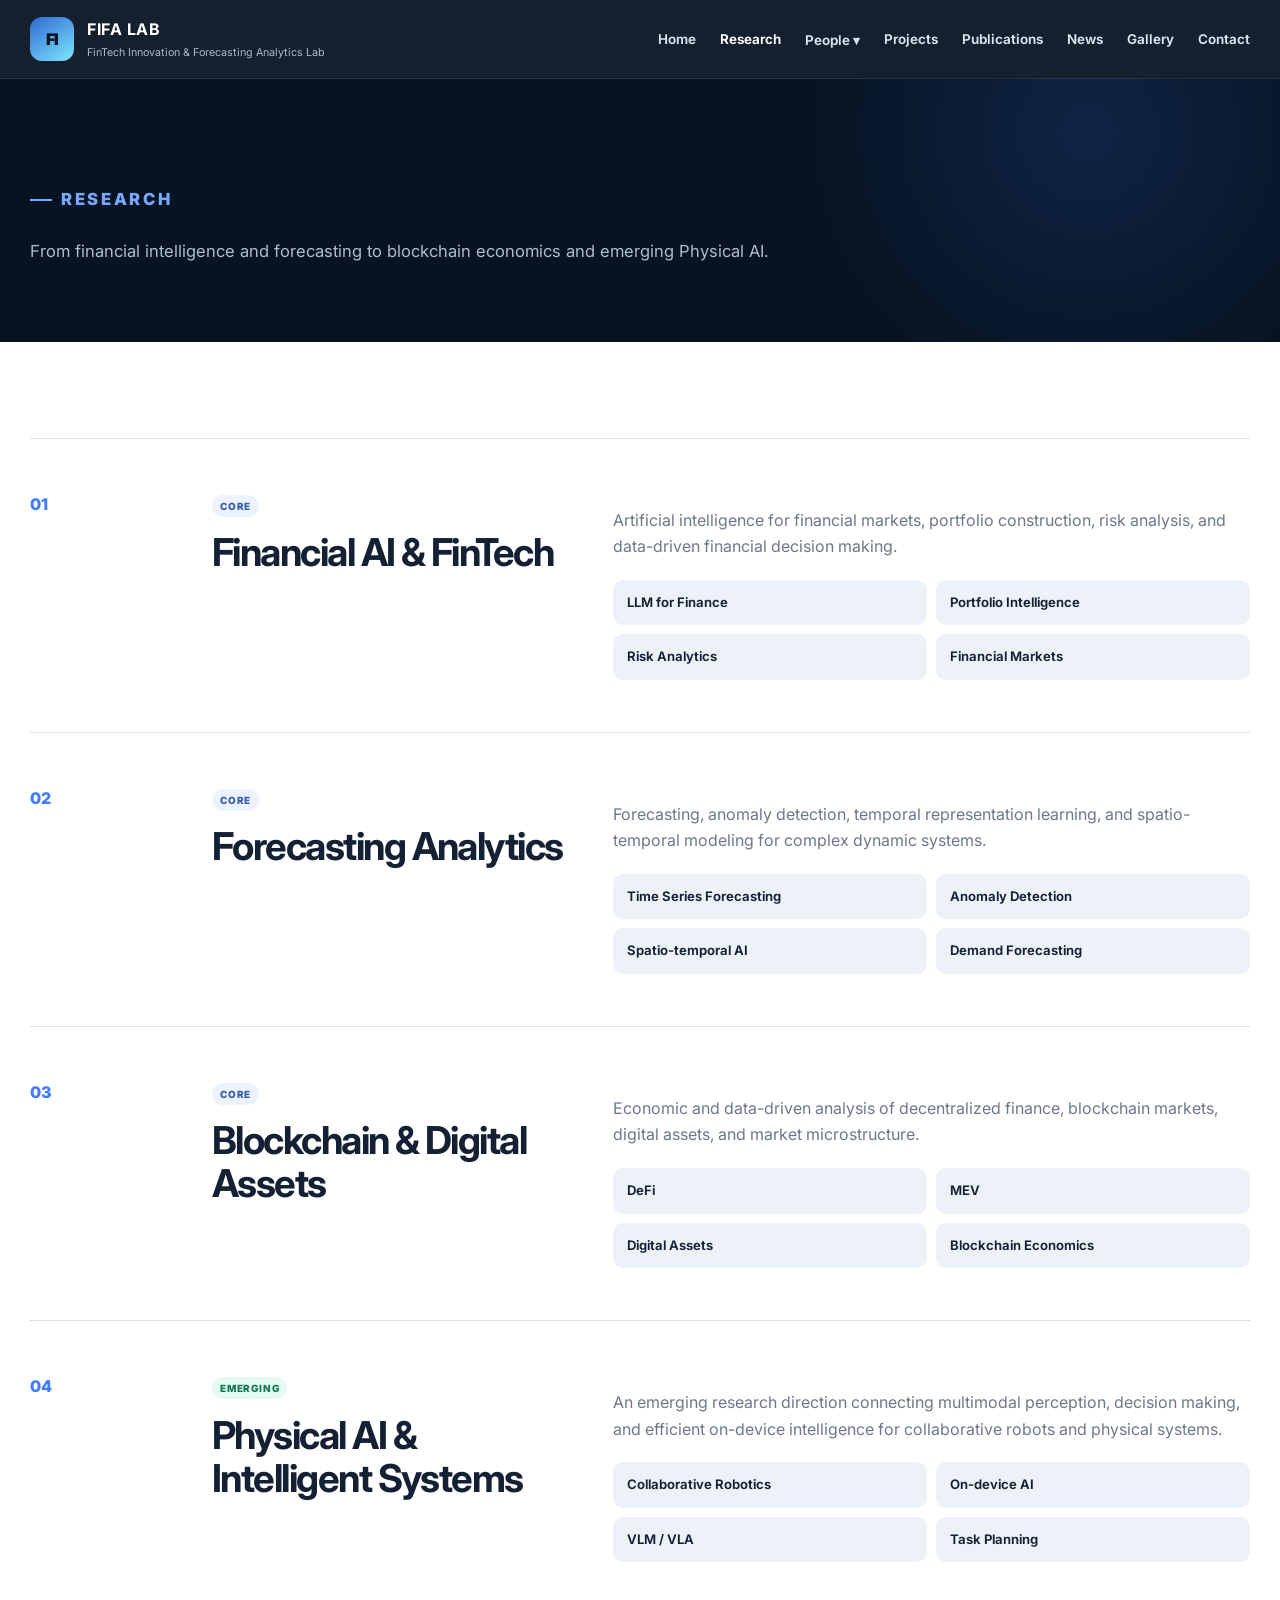
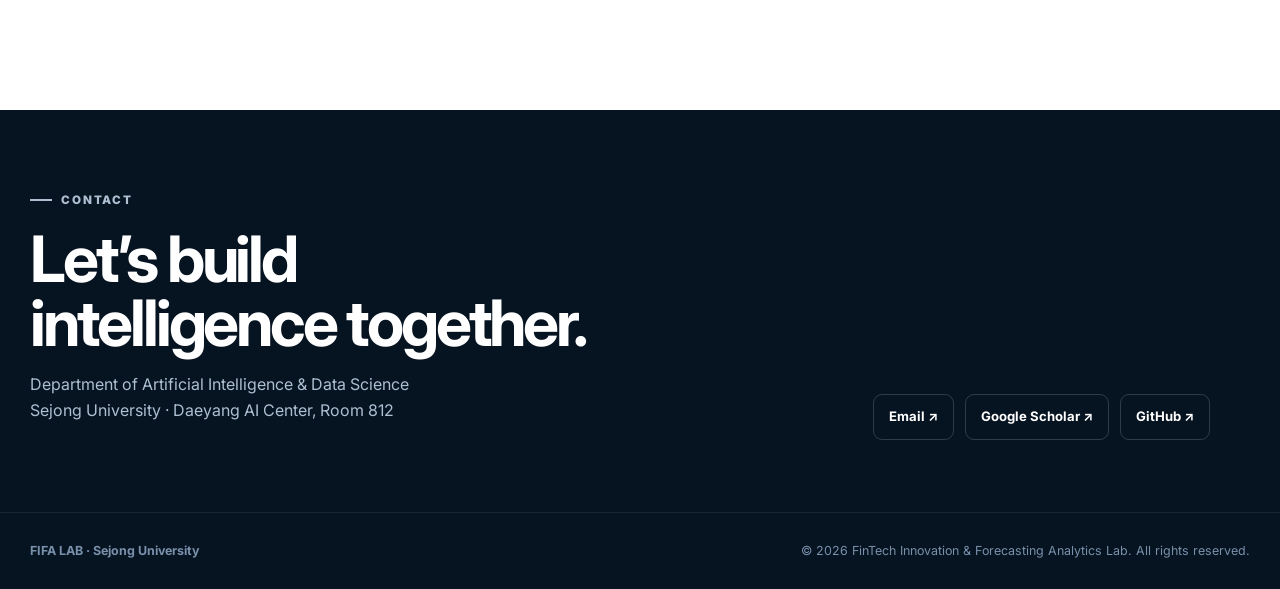
<file: research/index.html>
<!doctype html>
<html lang="en">
<head>
  <meta charset="utf-8">
<meta name="viewport" content="width=device-width,initial-scale=1">
<meta name="description" content="FIFA Lab — FinTech Innovation & Forecasting Analytics Lab at Sejong University">
<link rel="preconnect" href="https://fonts.googleapis.com">
<link rel="preconnect" href="https://fonts.gstatic.com" crossorigin>
<link href="https://fonts.googleapis.com/css2?family=Inter:wght@400;500;600;650;700;750;800;850;900&family=Noto+Sans+KR:wght@400;500;600;700&display=swap" rel="stylesheet">

  <title>Research | FIFA Lab</title>
  <link rel="stylesheet" href="../assets/css/style.css">
</head>
<body data-page="research" data-root="..">
  <div id="site-header"></div>
  
<main>
  <section class="page-hero" data-page-title data-kicker="RESEARCH"
    data-page-title="Research"
    data-description="From financial intelligence and forecasting to blockchain economics and emerging Physical AI."></section>
  <section class="section white">
    <div class="container" id="research-list"></div>
  </section>
</main>

  <div id="site-footer"></div>
  <script src="../assets/js/data.js"></script>
  <script src="../assets/js/main.js"></script>
</body>
</html>
</file>
<file: assets/css/style.css>
:root {
  --navy-950: #061321;
  --navy-900: #0b1f3a;
  --navy-850: #102744;
  --navy-800: #153052;
  --navy-700: #24466f;
  --blue: #3f7cff;
  --blue-soft: #dfeaff;
  --cyan: #7ee7ff;
  --white: #ffffff;
  --paper: #f7f9fc;
  --paper-2: #edf2f8;
  --ink: #142033;
  --muted: #6c788a;
  --line: #dce3ed;
  --dark-line: rgba(255,255,255,.15);
  --green: #5ee6a8;
  --max: 1220px;
  --radius: 22px;
  --shadow: 0 24px 70px rgba(3, 16, 33, .12);
}

* { box-sizing: border-box; }

html {
  scroll-behavior: smooth;
  background: var(--paper);
}

body {
  margin: 0;
  color: var(--ink);
  background: var(--paper);
  font-family: Inter, "Noto Sans KR", Arial, sans-serif;
  line-height: 1.65;
  -webkit-font-smoothing: antialiased;
}

a { color: inherit; text-decoration: none; }
button, input { font: inherit; }
img { max-width: 100%; display: block; }

.container {
  width: min(calc(100% - 44px), var(--max));
  margin: 0 auto;
}

/* ---------- HEADER ---------- */
.site-header {
  position: sticky;
  top: 0;
  z-index: 100;
  background: rgba(6, 19, 33, .94);
  border-bottom: 1px solid rgba(255,255,255,.08);
  backdrop-filter: blur(16px);
}

.nav-shell {
  min-height: 78px;
  display: flex;
  align-items: center;
  justify-content: space-between;
  gap: 30px;
}

.brand {
  display: flex;
  align-items: center;
  gap: 13px;
  color: white;
  flex-shrink: 0;
}

.brand-mark {
  width: 44px;
  height: 44px;
  border-radius: 12px;
  display: grid;
  place-items: center;
  background: linear-gradient(145deg, #2e67d1, #7ee7ff);
  color: #061321;
  font-weight: 900;
  letter-spacing: -.05em;
}

.brand-text strong {
  display: block;
  font-size: 1rem;
  letter-spacing: .035em;
}

.brand-text small {
  display: block;
  max-width: 310px;
  margin-top: 1px;
  color: #a9bad0;
  font-size: .67rem;
  white-space: nowrap;
  overflow: hidden;
  text-overflow: ellipsis;
}

.site-nav {
  display: flex;
  align-items: center;
  gap: 24px;
}

.nav-item {
  position: relative;
}

.site-nav a,
.nav-dropdown-label {
  color: #d8e3ef;
  font-size: .84rem;
  font-weight: 650;
  cursor: pointer;
}

.site-nav a:hover,
.nav-dropdown-label:hover,
.site-nav a.active {
  color: white;
}

.nav-dropdown {
  position: absolute;
  top: 32px;
  left: -18px;
  min-width: 180px;
  padding: 10px;
  border: 1px solid rgba(255,255,255,.09);
  border-radius: 13px;
  background: #10243e;
  box-shadow: 0 18px 40px rgba(0,0,0,.22);
  opacity: 0;
  pointer-events: none;
  transform: translateY(-4px);
  transition: .18s ease;
}

.nav-item:hover .nav-dropdown {
  opacity: 1;
  pointer-events: auto;
  transform: translateY(0);
}

.nav-dropdown a {
  display: block;
  padding: 9px 10px;
  border-radius: 8px;
  font-size: .8rem;
}

.nav-dropdown a:hover {
  background: rgba(255,255,255,.07);
}

.mobile-menu-btn {
  display: none;
  border: 0;
  padding: 8px;
  background: transparent;
  color: white;
  font-size: 1.5rem;
}

/* ---------- HERO ---------- */
.hero {
  position: relative;
  min-height: 660px;
  overflow: hidden;
  background: var(--navy-950);
  color: white;
}

.hero::after {
  content: "";
  position: absolute;
  inset: 0;
  pointer-events: none;
  background:
    linear-gradient(90deg, rgba(6,19,33,.15), transparent 30%, transparent 70%, rgba(6,19,33,.25)),
    radial-gradient(circle at 75% 25%, rgba(63,124,255,.11), transparent 34%);
}

.hero-track {
  position: relative;
  min-height: 660px;
}

.hero-slide {
  position: absolute;
  inset: 0;
  opacity: 0;
  pointer-events: none;
  transform: scale(1.01);
  transition: opacity .65s ease, transform 1.1s ease;
}

.hero-slide.active {
  opacity: 1;
  pointer-events: auto;
  transform: scale(1);
}

.hero-slide-inner {
  min-height: 660px;
  display: grid;
  grid-template-columns: 1.05fr .95fr;
  align-items: center;
  gap: 70px;
  position: relative;
  z-index: 2;
}

.hero-copy {
  padding: 75px 0 95px;
}

.eyebrow,
.section-kicker {
  display: inline-flex;
  align-items: center;
  gap: 9px;
  margin: 0 0 17px;
  color: var(--blue);
  font-size: .73rem;
  font-weight: 850;
  letter-spacing: .16em;
}

.hero .eyebrow {
  color: #8cb4ff;
}

.eyebrow::before,
.section-kicker::before {
  content: "";
  width: 22px;
  height: 2px;
  background: currentColor;
}

.hero h1 {
  max-width: 760px;
  margin: 0;
  font-size: clamp(2.8rem, 4.8vw, 5.2rem);
  line-height: 1.02;
  letter-spacing: -0.055em;
  font-weight: 800;
}

.hero-copy p {
  max-width: 660px;
  margin: 26px 0 0;
  color: #b9c9db;
  font-size: 1.08rem;
}

.hero-link {
  display: inline-flex;
  align-items: center;
  gap: 10px;
  margin-top: 34px;
  padding: 13px 18px;
  border: 1px solid rgba(255,255,255,.18);
  border-radius: 10px;
  color: white;
  font-size: .86rem;
  font-weight: 700;
}

.hero-link:hover {
  background: rgba(255,255,255,.07);
}

/* hero abstract visuals */
.hero-visual {
  position: relative;
  height: 430px;
  border: 1px solid rgba(255,255,255,.11);
  border-radius: 28px;
  overflow: hidden;
  background:
    linear-gradient(145deg, rgba(42,88,147,.25), rgba(5,16,29,.6)),
    repeating-linear-gradient(90deg, transparent 0 49px, rgba(255,255,255,.025) 50px),
    repeating-linear-gradient(0deg, transparent 0 49px, rgba(255,255,255,.025) 50px);
  box-shadow: 0 32px 70px rgba(0,0,0,.25);
}

.hero-visual::before {
  content: "";
  position: absolute;
  width: 260px;
  height: 260px;
  right: -70px;
  top: -70px;
  border-radius: 50%;
  background: radial-gradient(circle, rgba(79,140,255,.35), transparent 68%);
}

.finance-bars {
  position: absolute;
  inset: 55px 42px 58px;
  display: flex;
  align-items: end;
  gap: 16px;
}

.finance-bar {
  flex: 1;
  min-width: 5px;
  border-radius: 5px 5px 0 0;
  background: linear-gradient(180deg, #7ee7ff, #2f6bff);
  opacity: .82;
  position: relative;
}

.finance-bar::after {
  content: "";
  position: absolute;
  width: 2px;
  height: 34px;
  left: 50%;
  top: -16px;
  background: rgba(126,231,255,.65);
}

.visual-label {
  position: absolute;
  left: 30px;
  bottom: 22px;
  color: #8da4bf;
  font-size: .7rem;
  letter-spacing: .14em;
  font-weight: 750;
}

.forecast-svg {
  position: absolute;
  inset: 50px 38px 55px;
  width: calc(100% - 76px);
  height: calc(100% - 105px);
}

.forecast-svg .axis { stroke: rgba(255,255,255,.12); stroke-width: 1; }
.forecast-svg .history { fill: none; stroke: #7ee7ff; stroke-width: 4; }
.forecast-svg .future { fill: none; stroke: #4b80ff; stroke-width: 4; stroke-dasharray: 9 9; }
.forecast-svg .band { fill: rgba(63,124,255,.12); }

.robot-stage {
  position: absolute;
  inset: 20px;
}

.robot-base {
  position: absolute;
  left: 48%;
  bottom: 50px;
  width: 130px;
  height: 45px;
  border-radius: 12px 12px 6px 6px;
  border: 2px solid #6c9cff;
  background: rgba(63,124,255,.12);
}

.robot-arm {
  position: absolute;
  height: 20px;
  border-radius: 12px;
  transform-origin: 10px 10px;
  background: linear-gradient(90deg, #4c83ff, #79dbff);
  box-shadow: 0 0 25px rgba(77,132,255,.15);
}

.arm-1 { width: 150px; left: 51%; bottom: 105px; transform: rotate(-70deg); }
.arm-2 { width: 145px; left: 58%; bottom: 245px; transform: rotate(-20deg); }

.joint {
  position: absolute;
  width: 34px;
  height: 34px;
  border: 3px solid #7ee7ff;
  border-radius: 50%;
  background: #0c213a;
  box-shadow: 0 0 0 9px rgba(126,231,255,.06);
}

.j1 { left: 51%; bottom: 92px; }
.j2 { left: 57%; bottom: 232px; }
.j3 { left: 82%; bottom: 281px; }

.robot-object {
  position: absolute;
  left: 12%;
  bottom: 62px;
  width: 120px;
  height: 115px;
  border: 1px solid rgba(126,231,255,.35);
  background: rgba(126,231,255,.05);
}

.scan-line {
  position: absolute;
  left: 8%;
  right: 8%;
  top: 34%;
  height: 1px;
  background: linear-gradient(90deg, transparent, #7ee7ff, transparent);
  box-shadow: 0 0 18px #7ee7ff;
}

.hero-dots {
  position: absolute;
  z-index: 10;
  bottom: 34px;
  left: max(22px, calc((100vw - min(calc(100vw - 44px), var(--max))) / 2));
  display: flex;
  gap: 9px;
}

.hero-dot {
  width: 30px;
  height: 3px;
  padding: 0;
  border: 0;
  background: rgba(255,255,255,.25);
  cursor: pointer;
}

.hero-dot.active { background: #7ee7ff; }

/* ---------- GENERAL ---------- */
.section {
  padding: 96px 0;
}

.section.white { background: white; }
.section.navy { background: var(--navy-900); color: white; }
.section.soft { background: var(--paper-2); }

.section-head {
  display: grid;
  grid-template-columns: 1fr 1fr;
  gap: 50px;
  align-items: end;
  margin-bottom: 42px;
}

.section-head h2,
.page-title h1,
.profile-name {
  margin: 0;
  letter-spacing: -.045em;
}

.section-head h2 {
  font-size: clamp(2.2rem, 4.2vw, 4.1rem);
  line-height: 1.04;
}

.section-head > p {
  margin: 0;
  color: var(--muted);
  font-size: 1rem;
}

.section.navy .section-head > p { color: #aec0d4; }
.section.navy .section-kicker { color: #79a9ff; }

.big-lead {
  max-width: 1040px;
  margin: 0;
  font-size: clamp(1.8rem, 3.5vw, 3.4rem);
  line-height: 1.22;
  letter-spacing: -.045em;
  font-weight: 650;
}

.about-body {
  display: grid;
  grid-template-columns: .7fr 1.3fr;
  gap: 60px;
  margin-top: 48px;
}

.about-body .meta {
  color: var(--blue);
  font-weight: 750;
}

.about-body p {
  margin: 0;
  color: var(--muted);
  font-size: 1.04rem;
}

/* research cards */
.research-grid {
  display: grid;
  grid-template-columns: repeat(2, 1fr);
  border-top: 1px solid var(--line);
  border-left: 1px solid var(--line);
}

.research-card {
  min-height: 340px;
  padding: 34px;
  border-right: 1px solid var(--line);
  border-bottom: 1px solid var(--line);
  background: white;
  position: relative;
  transition: transform .18s ease, box-shadow .18s ease;
}

.research-card:hover {
  z-index: 2;
  transform: translateY(-3px);
  box-shadow: var(--shadow);
}

.research-top {
  display: flex;
  align-items: center;
  justify-content: space-between;
}

.research-number {
  color: var(--blue);
  font-size: .84rem;
  font-weight: 850;
}

.status-badge {
  padding: 5px 8px;
  border-radius: 999px;
  background: #edf2ff;
  color: #365eaa;
  font-size: .62rem;
  font-weight: 850;
  letter-spacing: .08em;
}

.status-badge.emerging {
  background: #e5fbf2;
  color: #177951;
}

.research-card h3 {
  max-width: 430px;
  margin: 66px 0 15px;
  font-size: 1.55rem;
  line-height: 1.15;
  letter-spacing: -.035em;
}

.research-card p {
  margin: 0;
  color: var(--muted);
}

.tags {
  display: flex;
  flex-wrap: wrap;
  gap: 7px;
  margin-top: 24px;
}

.tag {
  padding: 6px 9px;
  border-radius: 7px;
  background: var(--paper-2);
  color: #506077;
  font-size: .72rem;
  font-weight: 650;
}

/* project feature */
.feature-project {
  display: grid;
  grid-template-columns: .9fr 1.1fr;
  min-height: 440px;
  border-radius: 28px;
  overflow: hidden;
  background: #0d2440;
  color: white;
  box-shadow: var(--shadow);
}

.project-visual {
  min-height: 400px;
  position: relative;
  overflow: hidden;
  background:
    radial-gradient(circle at 50% 40%, rgba(63,124,255,.22), transparent 35%),
    repeating-linear-gradient(90deg, transparent 0 59px, rgba(255,255,255,.025) 60px),
    repeating-linear-gradient(0deg, transparent 0 59px, rgba(255,255,255,.025) 60px);
}

.project-visual .robot-stage { inset: 40px; }

.feature-content {
  padding: 54px;
  display: flex;
  flex-direction: column;
  justify-content: center;
}

.feature-content .kicker {
  color: #79a9ff;
  font-size: .7rem;
  font-weight: 850;
  letter-spacing: .14em;
}

.feature-content h3 {
  margin: 18px 0 16px;
  font-size: clamp(2rem, 4vw, 3.5rem);
  line-height: 1.04;
  letter-spacing: -.045em;
}

.feature-content p {
  margin: 0;
  color: #b9c9db;
}

.feature-content .partner {
  margin-top: 22px;
  color: #7ee7ff;
  font-weight: 700;
}

/* latest news */
.news-preview,
.news-list {
  border-top: 1px solid var(--line);
}

.news-row {
  display: grid;
  grid-template-columns: 120px 150px 1fr auto;
  gap: 22px;
  align-items: start;
  padding: 24px 0;
  border-bottom: 1px solid var(--line);
}

.news-row .date {
  color: var(--muted);
  font-size: .86rem;
}

.news-row .category {
  color: var(--blue);
  font-size: .68rem;
  font-weight: 850;
  letter-spacing: .1em;
}

.news-row h3 {
  margin: 0;
  font-size: 1.05rem;
  line-height: 1.45;
}

.news-row p {
  margin: 6px 0 0;
  color: var(--muted);
  font-size: .9rem;
}

.arrow {
  color: var(--blue);
  font-weight: 800;
}

/* footer/contact strip */
.contact-strip {
  padding: 72px 0;
  background: var(--navy-950);
  color: white;
}

.contact-grid {
  display: grid;
  grid-template-columns: 1.35fr .65fr;
  gap: 60px;
  align-items: end;
}

.contact-strip h2 {
  margin: 0;
  font-size: clamp(2.3rem, 5vw, 5rem);
  line-height: 1;
  letter-spacing: -.05em;
}

.contact-strip p {
  color: #aebfd2;
}

.contact-links {
  display: flex;
  flex-wrap: wrap;
  gap: 11px;
}

.contact-link {
  padding: 11px 15px;
  border: 1px solid rgba(255,255,255,.17);
  border-radius: 9px;
  color: white;
  font-size: .82rem;
  font-weight: 700;
}

.site-footer {
  padding: 28px 0;
  border-top: 1px solid rgba(255,255,255,.08);
  background: var(--navy-950);
  color: #7990aa;
  font-size: .78rem;
}

.footer-inner {
  display: flex;
  justify-content: space-between;
  gap: 20px;
}

/* ---------- SUBPAGE HERO ---------- */
.page-hero {
  padding: 82px 0 76px;
  background:
    radial-gradient(circle at 85% 20%, rgba(63,124,255,.16), transparent 26%),
    var(--navy-950);
  color: white;
}

.page-title .section-kicker { color: #78a7ff; }

.page-title h1 {
  max-width: 920px;
  font-size: clamp(3.2rem, 7vw, 6.8rem);
  line-height: .96;
  font-weight: 800;
}

.page-title p {
  max-width: 770px;
  margin: 25px 0 0;
  color: #adbed1;
  font-size: 1.04rem;
}

/* research detail */
.area-detail {
  display: grid;
  grid-template-columns: 140px .72fr 1.28fr;
  gap: 42px;
  padding: 52px 0;
  border-top: 1px solid var(--line);
}

.area-number {
  color: var(--blue);
  font-size: 1rem;
  font-weight: 850;
}

.area-detail h2 {
  margin: 0;
  font-size: clamp(1.8rem, 3vw, 2.8rem);
  line-height: 1.12;
  letter-spacing: -.04em;
}

.area-detail .description {
  color: var(--muted);
}

.area-detail .topic-list {
  display: grid;
  grid-template-columns: repeat(2, 1fr);
  gap: 9px;
  margin-top: 20px;
}

.topic-item {
  padding: 12px 14px;
  border-radius: 10px;
  background: var(--paper-2);
  font-size: .82rem;
  font-weight: 650;
}

/* professor */
.profile-grid {
  display: grid;
  grid-template-columns: 320px 1fr;
  gap: 65px;
}

.profile-photo {
  aspect-ratio: .82;
  border-radius: 22px;
  overflow: hidden;
  display: grid;
  place-items: center;
  background:
    linear-gradient(145deg, rgba(63,124,255,.16), rgba(126,231,255,.06)),
    var(--navy-900);
  color: white;
}

.profile-photo img {
  width: 100%;
  height: 100%;
  object-fit: cover;
}

.initials {
  font-size: 4rem;
  font-weight: 850;
  letter-spacing: -.07em;
}

.profile-name {
  font-size: clamp(2.8rem, 5vw, 5.2rem);
  line-height: 1;
}

.profile-role {
  margin-top: 10px;
  color: var(--blue);
  font-weight: 750;
}

.profile-bio {
  max-width: 760px;
  margin-top: 28px;
  color: var(--muted);
  font-size: 1.04rem;
}

.profile-meta {
  display: grid;
  grid-template-columns: repeat(2, 1fr);
  gap: 9px 24px;
  margin-top: 30px;
}

.meta-row {
  padding: 12px 0;
  border-top: 1px solid var(--line);
}

.meta-row small {
  display: block;
  color: var(--muted);
  font-size: .68rem;
  font-weight: 750;
  letter-spacing: .08em;
  text-transform: uppercase;
}

.meta-row span,
.meta-row a {
  display: block;
  margin-top: 3px;
  font-weight: 650;
}

.content-columns {
  display: grid;
  grid-template-columns: 1fr 1fr;
  gap: 65px;
}

.content-block h3 {
  margin: 0 0 22px;
  font-size: 1.45rem;
  letter-spacing: -.03em;
}

.timeline {
  border-top: 1px solid var(--line);
}

.timeline-item {
  display: grid;
  grid-template-columns: 135px 1fr;
  gap: 22px;
  padding: 18px 0;
  border-bottom: 1px solid var(--line);
}

.timeline-item .period {
  color: var(--blue);
  font-size: .8rem;
  font-weight: 750;
}

.timeline-item strong { display: block; }
.timeline-item p { margin: 3px 0 0; color: var(--muted); font-size: .9rem; }

/* members */
.members-grid {
  display: grid;
  grid-template-columns: repeat(3, 1fr);
  gap: 22px;
}

.member-card {
  overflow: hidden;
  border: 1px solid var(--line);
  border-radius: 20px;
  background: white;
}

.member-photo {
  aspect-ratio: 1.15;
  display: grid;
  place-items: center;
  background:
    linear-gradient(145deg, #dbe7fa, #eef4fc);
  color: var(--navy-700);
}

.member-photo img {
  width: 100%;
  height: 100%;
  object-fit: cover;
}

.member-info { padding: 22px; }
.member-info h3 { margin: 0; font-size: 1.15rem; }
.member-info .role { margin: 3px 0 12px; color: var(--blue); font-size: .8rem; font-weight: 750; }
.member-info p { margin: 7px 0 0; color: var(--muted); font-size: .86rem; }

/* projects */
.projects-grid {
  display: grid;
  gap: 22px;
}

.project-card {
  display: grid;
  grid-template-columns: 210px 1fr;
  gap: 40px;
  padding: 34px;
  border: 1px solid var(--line);
  border-radius: 22px;
  background: white;
}

.project-card.featured {
  border-color: #b8cff8;
  box-shadow: 0 17px 44px rgba(32, 83, 159, .09);
}

.project-side .category {
  color: var(--blue);
  font-size: .68rem;
  font-weight: 850;
  letter-spacing: .1em;
}

.project-side .period {
  margin-top: 9px;
  color: var(--muted);
  font-size: .83rem;
}

.project-card h2 {
  margin: 0;
  font-size: 1.55rem;
  letter-spacing: -.035em;
}

.project-card .partner {
  margin: 8px 0 0;
  color: #177951;
  font-size: .84rem;
  font-weight: 700;
}

.project-card .desc {
  margin: 17px 0 0;
  color: var(--muted);
}

/* publications */
.pub-toolbar {
  display: flex;
  flex-wrap: wrap;
  gap: 8px;
  margin-bottom: 28px;
}

.filter-btn {
  border: 1px solid var(--line);
  padding: 8px 12px;
  border-radius: 999px;
  background: white;
  color: var(--muted);
  font-size: .76rem;
  font-weight: 750;
  cursor: pointer;
}

.filter-btn.active,
.filter-btn:hover {
  background: var(--navy-900);
  border-color: var(--navy-900);
  color: white;
}

.publication-list { border-top: 1px solid var(--line); }

.pub-item {
  display: grid;
  grid-template-columns: 90px 1fr 130px;
  gap: 28px;
  padding: 28px 0;
  border-bottom: 1px solid var(--line);
}

.pub-year { color: var(--blue); font-weight: 850; }
.pub-item h3 { margin: 0 0 7px; font-size: 1.04rem; line-height: 1.45; }
.pub-item p { margin: 2px 0; color: var(--muted); font-size: .86rem; }
.pub-type { text-align: right; color: #52647a; font-size: .72rem; font-weight: 750; }

/* gallery */
.gallery-grid {
  display: grid;
  grid-template-columns: repeat(3, 1fr);
  gap: 20px;
}

.gallery-card {
  border-radius: 18px;
  overflow: hidden;
  border: 1px solid var(--line);
  background: white;
}

.gallery-image,
.gallery-placeholder {
  aspect-ratio: 1.35;
  width: 100%;
}

.gallery-image { object-fit: cover; }

.gallery-placeholder {
  display: grid;
  place-items: center;
  background:
    linear-gradient(135deg, rgba(63,124,255,.09), rgba(126,231,255,.07)),
    var(--paper-2);
  color: #7590b2;
  text-align: center;
  padding: 20px;
}

.gallery-caption { padding: 17px; }
.gallery-caption strong { display: block; }
.gallery-caption span { color: var(--muted); font-size: .8rem; }

/* contact */
.contact-page-grid {
  display: grid;
  grid-template-columns: 1fr 1fr;
  gap: 60px;
}

.contact-card {
  padding: 32px;
  border: 1px solid var(--line);
  border-radius: 22px;
  background: white;
}

.contact-card h3 { margin: 0 0 20px; font-size: 1.4rem; }
.contact-card p { color: var(--muted); }
.contact-detail { padding: 15px 0; border-top: 1px solid var(--line); }
.contact-detail small { display: block; color: var(--muted); font-size: .7rem; font-weight: 750; }
.contact-detail strong, .contact-detail a { display: block; margin-top: 2px; }

.join-box {
  padding: 42px;
  border-radius: 24px;
  background: var(--navy-900);
  color: white;
}
.join-box h2 { margin: 0; font-size: 2.2rem; letter-spacing: -.04em; }
.join-box p { color: #b5c6d8; }
.join-box ul { padding-left: 20px; color: #d7e3ee; }

/* utilities */
.text-link {
  display: inline-flex;
  margin-top: 26px;
  color: var(--blue);
  font-size: .86rem;
  font-weight: 750;
}

.empty-note {
  padding: 48px;
  border: 1px dashed #bdc9d9;
  border-radius: 18px;
  color: var(--muted);
  text-align: center;
}

.muted { color: var(--muted); }

@media (max-width: 1020px) {
  .site-nav { gap: 15px; }
  .site-nav a, .nav-dropdown-label { font-size: .78rem; }
  .brand-text small { max-width: 210px; }
  .hero-slide-inner { grid-template-columns: 1fr 1fr; gap: 35px; }
  .hero-visual { height: 390px; }
}

@media (max-width: 860px) {
  .mobile-menu-btn { display: block; }

  .site-nav {
    display: none;
    position: absolute;
    top: 78px;
    left: 18px;
    right: 18px;
    padding: 16px;
    flex-direction: column;
    align-items: stretch;
    gap: 0;
    border: 1px solid rgba(255,255,255,.08);
    border-radius: 14px;
    background: #0c213a;
    box-shadow: 0 20px 45px rgba(0,0,0,.25);
  }

  .site-nav.open { display: flex; }

  .site-nav > a,
  .nav-dropdown-label {
    display: block;
    padding: 10px;
  }

  .nav-item { width: 100%; }

  .nav-dropdown {
    position: static;
    opacity: 1;
    pointer-events: auto;
    transform: none;
    box-shadow: none;
    background: rgba(255,255,255,.03);
    margin: 0 8px 6px;
  }

  .hero, .hero-track, .hero-slide-inner { min-height: 770px; }

  .hero-slide-inner {
    grid-template-columns: 1fr;
    gap: 0;
    align-content: center;
  }

  .hero-copy { padding: 60px 0 25px; }
  .hero-visual { height: 300px; margin-bottom: 70px; }

  .section-head,
  .about-body,
  .feature-project,
  .contact-grid,
  .profile-grid,
  .content-columns,
  .contact-page-grid {
    grid-template-columns: 1fr;
  }

  .area-detail { grid-template-columns: 80px 1fr; }
  .area-detail .area-copy { grid-column: 2; }

  .members-grid,
  .gallery-grid { grid-template-columns: repeat(2, 1fr); }

  .news-row { grid-template-columns: 90px 110px 1fr; }
  .news-row .arrow { display: none; }
}

@media (max-width: 620px) {
  .container { width: min(calc(100% - 28px), var(--max)); }

  .brand-text small { display: none; }

  .hero h1 { font-size: clamp(2.65rem, 14vw, 4.6rem); }
  .hero-copy p { font-size: .96rem; }

  .hero-visual { height: 270px; }
  .finance-bars { inset: 45px 25px 50px; gap: 8px; }

  .section { padding: 70px 0; }
  .section-head { gap: 18px; }

  .research-grid,
  .members-grid,
  .gallery-grid,
  .profile-meta {
    grid-template-columns: 1fr;
  }

  .research-card { min-height: 300px; }
  .research-card h3 { margin-top: 45px; }

  .feature-content { padding: 32px 25px; }
  .project-visual { min-height: 310px; }

  .news-row {
    grid-template-columns: 78px 1fr;
    gap: 6px 14px;
  }
  .news-row .category { grid-column: 2; }
  .news-row > div:nth-child(3) { grid-column: 2; }

  .area-detail {
    grid-template-columns: 1fr;
    gap: 12px;
    padding: 38px 0;
  }
  .area-detail .area-copy { grid-column: 1; }
  .area-detail .topic-list { grid-template-columns: 1fr; }

  .profile-grid { gap: 30px; }
  .profile-photo { max-width: 290px; }
  .content-columns { gap: 45px; }

  .timeline-item { grid-template-columns: 1fr; gap: 4px; }

  .project-card { grid-template-columns: 1fr; gap: 15px; padding: 25px; }

  .pub-item {
    grid-template-columns: 65px 1fr;
    gap: 18px;
  }
  .pub-type { grid-column: 2; text-align: left; }

  .footer-inner { display: block; }
  .footer-inner span { display: block; margin-top: 5px; }
}
</file>
